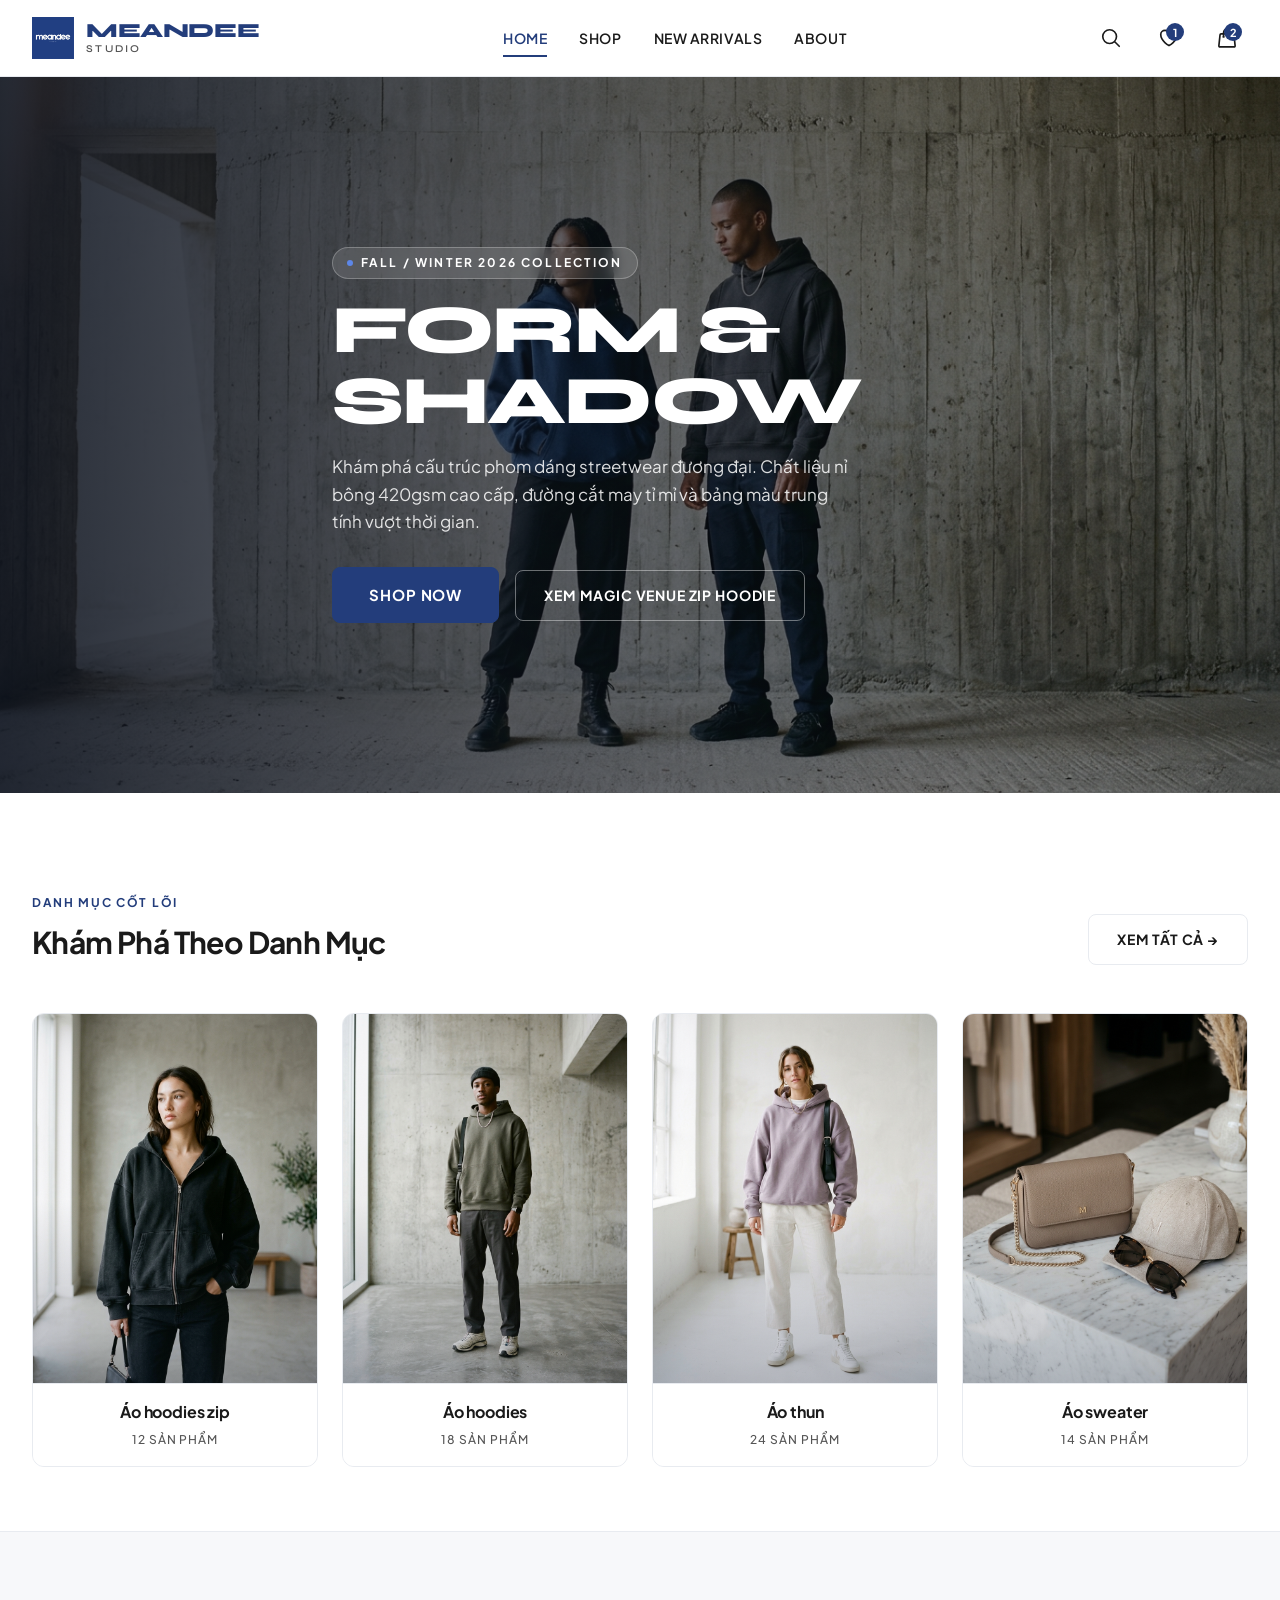
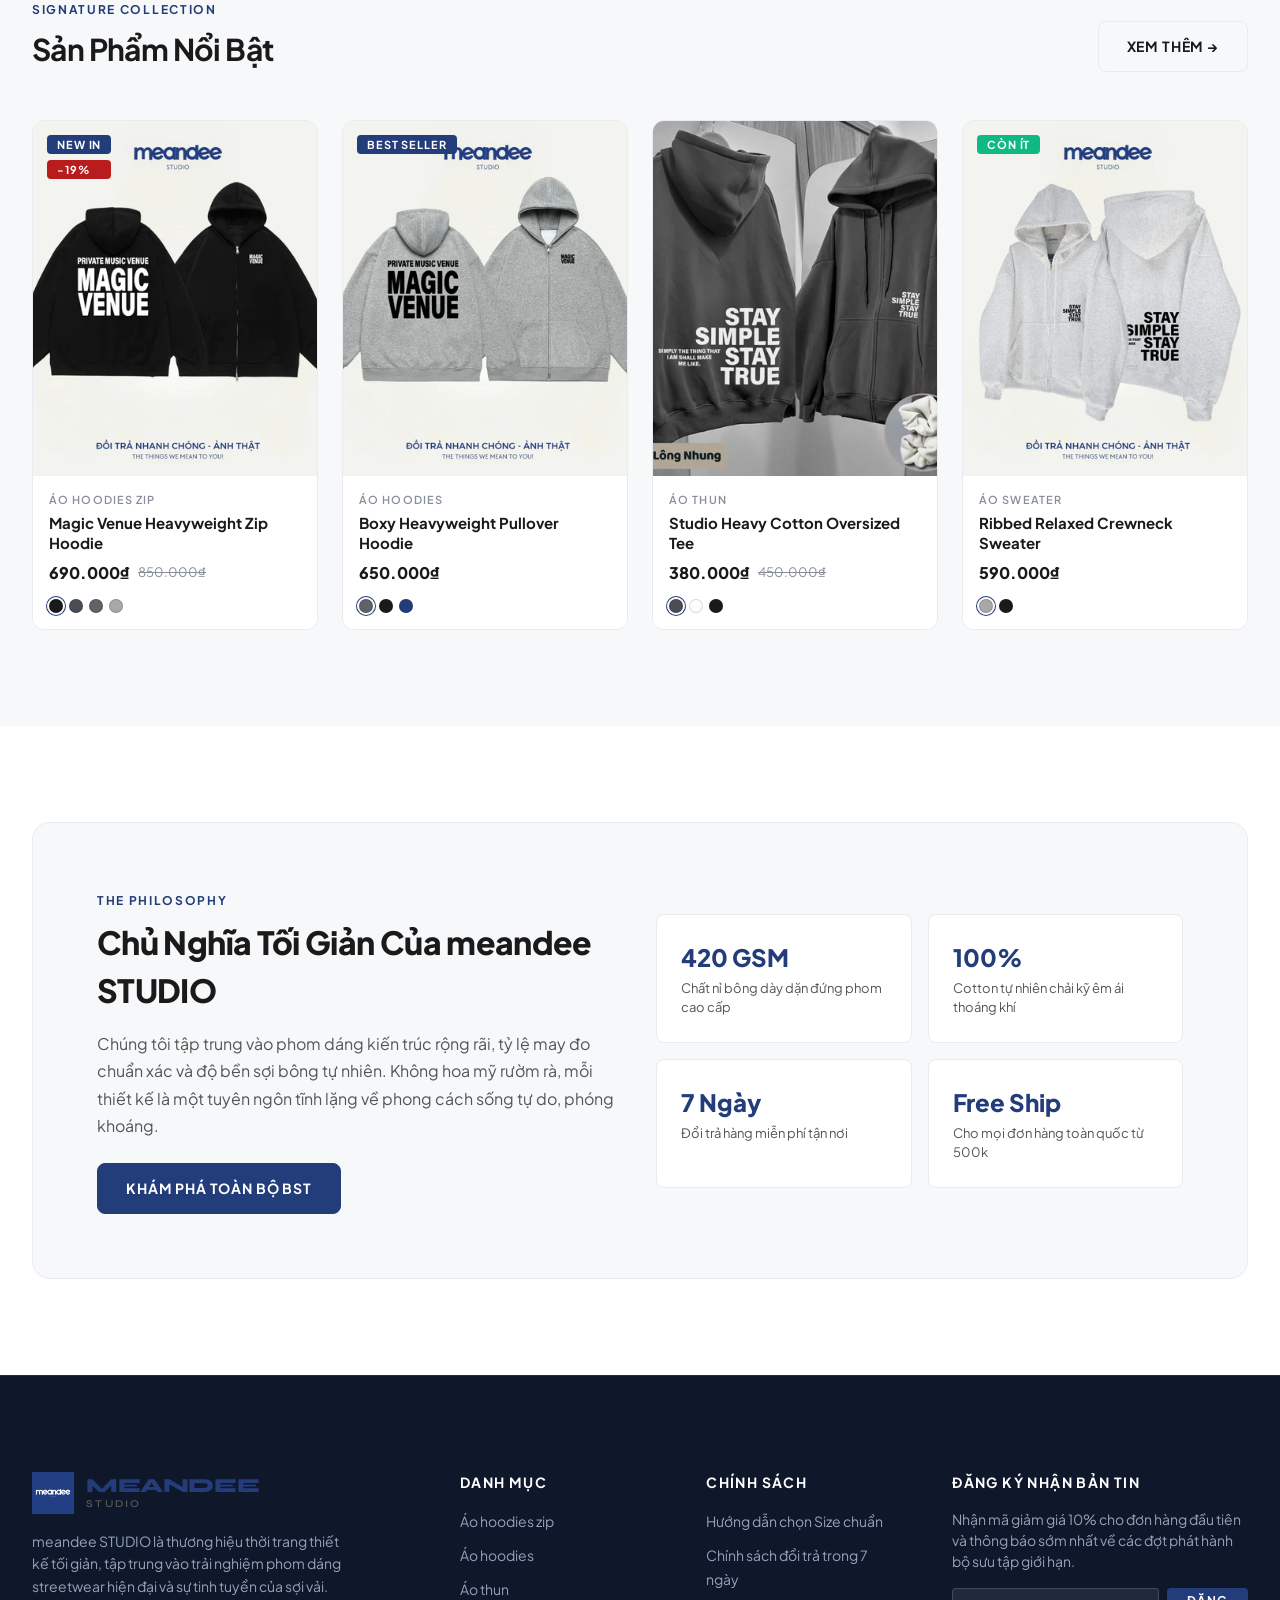
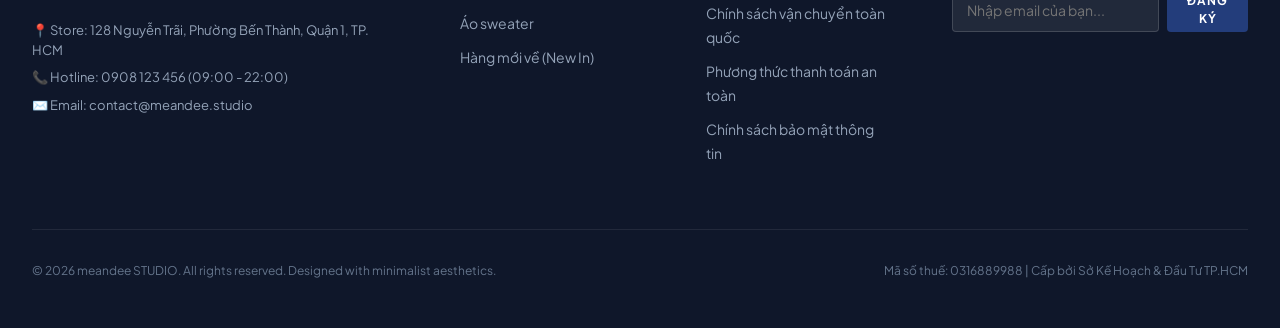
<file: index.html>
<!DOCTYPE html>
<html lang="vi">
<head>
  <meta charset="UTF-8">
  <meta name="viewport" content="width=device-width, initial-scale=1.0">
  <meta name="description" content="meandee STUDIO — Thương hiệu thời trang streetwear tối giản, đương đại. Bộ sưu tập áo hoodies zip, hoodies, áo thun và sweater cao cấp.">
  <title>meandee STUDIO — Modern Contemporary Streetwear</title>
  <link rel="stylesheet" href="styles.css">
  <link rel="icon" href="assert/logo.png" type="image/png">
</head>
<body>

  <!-- ==========================================================================
       NAVIGATION BAR
       ========================================================================== -->
  <header class="site-header" id="siteHeader">
    <div class="container nav-container">
      <!-- Left: Brand Logo -->
      <a href="index.html" class="brand-logo" id="brandLogo">
        <img src="assert/logo.png" alt="meandee STUDIO Logo">
        <div class="brand-text">
          <span class="brand-name">meandee</span>
          <span class="brand-sub">STUDIO</span>
        </div>
      </a>

      <!-- Center: Navigation Menu -->
      <nav class="nav-menu" aria-label="Main navigation">
        <a href="index.html" class="nav-link active">Home</a>
        <a href="search.html" class="nav-link">Shop</a>
        <a href="search.html?sort=newest" class="nav-link">New Arrivals</a>
        <a href="#about" class="nav-link">About</a>
      </nav>

      <!-- Right: Action Icons -->
      <div class="nav-actions">
        <!-- Search Icon -->
        <a href="search.html" class="action-btn" aria-label="Tìm kiếm sản phẩm" title="Tìm kiếm">
          <svg xmlns="http://www.w3.org/2000/svg" fill="none" viewBox="0 0 24 24" stroke="currentColor">
            <path stroke-linecap="round" stroke-linejoin="round" d="M21 21l-5.197-5.197m0 0A7.5 7.5 0 105.196 5.196a7.5 7.5 0 0010.607 10.607z"/>
          </svg>
        </a>

        <!-- Wishlist Icon -->
        <button class="action-btn" aria-label="Danh sách yêu thích" title="Yêu thích">
          <svg xmlns="http://www.w3.org/2000/svg" fill="none" viewBox="0 0 24 24" stroke="currentColor">
            <path stroke-linecap="round" stroke-linejoin="round" d="M21 8.25c0-2.485-2.099-4.5-4.688-4.5-1.935 0-3.597 1.126-4.312 2.733-.715-1.607-2.377-2.733-4.313-2.733C5.1 3.75 3 5.765 3 8.25c0 7.22 9 12 9 12s9-4.78 9-12z"/>
          </svg>
          <span class="badge-count">1</span>
        </button>

        <!-- Cart Icon -->
        <button class="action-btn" id="headerCartBtn" aria-label="Giỏ hàng" title="Giỏ hàng">
          <svg xmlns="http://www.w3.org/2000/svg" fill="none" viewBox="0 0 24 24" stroke="currentColor">
            <path stroke-linecap="round" stroke-linejoin="round" d="M15.75 10.5V6a3.75 3.75 0 10-7.5 0v4.5m11.356-1.993l1.263 12c.07.665-.45 1.243-1.119 1.243H4.25a1.125 1.125 0 01-1.12-1.243l1.264-12A1.125 1.125 0 015.513 7.5h12.974c.576 0 1.059.435 1.119 1.007zM8.625 10.5a.375.375 0 11-.75 0 .375.375 0 01.75 0zm7.5 0a.375.375 0 11-.75 0 .375.375 0 01.75 0z"/>
          </svg>
          <span class="badge-count" id="cartBadgeCount">2</span>
        </button>
      </div>
    </div>
  </header>

  <!-- ==========================================================================
       HERO BANNER / SLIDER
       ========================================================================== -->
  <section class="hero-section" id="hero">
    <div class="hero-slider-track">
      <div class="hero-slide">
        <!-- Hero Background Image -->
        <div class="hero-image-wrap">
          <img src="assert/hero-banner.jpg" alt="meandee STUDIO Autumn Winter Collection">
        </div>
        <div class="hero-overlay"></div>

        <div class="container hero-content">
          <div class="hero-tag">Fall / Winter 2026 Collection</div>
          <h1 class="hero-title">Form &amp; Shadow</h1>
          <p class="hero-description">
            Khám phá cấu trúc phom dáng streetwear đương đại. Chất liệu nỉ bông 420gsm cao cấp, đường cắt may tỉ mỉ và bảng màu trung tính vượt thời gian.
          </p>
          <div class="hero-cta-group">
            <a href="search.html" class="btn btn-primary btn-lg">Shop Now</a>
            <a href="product.html" class="btn btn-secondary" style="color: #FFFFFF; border-color: rgba(255,255,255,0.4);">
              Xem Magic Venue Zip Hoodie
            </a>
          </div>
        </div>
      </div>
    </div>
  </section>

  <!-- ==========================================================================
       QUICK CATEGORIES (4 Danh mục cốt lõi)
       ========================================================================== -->
  <section class="categories-section" id="categories">
    <div class="container">
      <div class="section-header">
        <div class="header-info">
          <span class="eyebrow">Danh mục cốt lõi</span>
          <h2 class="heading-section">Khám Phá Theo Danh Mục</h2>
        </div>
        <a href="search.html" class="btn btn-secondary">Xem Tất Cả &rarr;</a>
      </div>

      <div class="categories-grid">
        <!-- Category 1: Áo hoodies zip -->
        <a href="search.html?category=hoodie-zip" class="category-card" id="catCardHoodieZip">
          <div class="category-image-wrap">
            <img src="assert/cat-hoodie-zip.jpg" alt="Áo hoodies zip" loading="lazy">
            <div class="category-overlay"></div>
          </div>
          <div class="category-info">
            <h3 class="category-title">Áo hoodies zip</h3>
            <span class="category-count">12 Sản Phẩm</span>
          </div>
        </a>

        <!-- Category 2: Áo hoodies -->
        <a href="search.html?category=hoodie" class="category-card" id="catCardHoodie">
          <div class="category-image-wrap">
            <img src="assert/cat-hoodie.jpg" alt="Áo hoodies chui đầu" loading="lazy">
            <div class="category-overlay"></div>
          </div>
          <div class="category-info">
            <h3 class="category-title">Áo hoodies</h3>
            <span class="category-count">18 Sản Phẩm</span>
          </div>
        </a>

        <!-- Category 3: Áo thun -->
        <a href="search.html?category=tshirt" class="category-card" id="catCardTshirt">
          <div class="category-image-wrap">
            <img src="assert/cat-tshirt.jpg" alt="Áo thun oversize" loading="lazy">
            <div class="category-overlay"></div>
          </div>
          <div class="category-info">
            <h3 class="category-title">Áo thun</h3>
            <span class="category-count">24 Sản Phẩm</span>
          </div>
        </a>

        <!-- Category 4: Áo sweater -->
        <a href="search.html?category=sweater" class="category-card" id="catCardSweater">
          <div class="category-image-wrap">
            <img src="assert/cat-sweater.jpg" alt="Áo sweater len nỉ" loading="lazy">
            <div class="category-overlay"></div>
          </div>
          <div class="category-info">
            <h3 class="category-title">Áo sweater</h3>
            <span class="category-count">14 Sản Phẩm</span>
          </div>
        </a>
      </div>
    </div>
  </section>

  <!-- ==========================================================================
       FEATURED PRODUCTS (Sản phẩm nổi bật)
       ========================================================================== -->
  <section class="products-section" id="featured">
    <div class="container">
      <div class="section-header">
        <div class="header-info">
          <span class="eyebrow">Signature Collection</span>
          <h2 class="heading-section">Sản Phẩm Nổi Bật</h2>
        </div>
        <a href="search.html?sort=bestseller" class="btn btn-secondary">Xem Thêm &rarr;</a>
      </div>

      <div class="products-grid">
        <!-- Product 1: Magic Venue Zip Hoodie (PDP Flagship) -->
        <article class="product-card" id="featuredProd1">
          <div class="product-badge-group">
            <span class="product-badge badge-new">New In</span>
            <span class="product-badge badge-sale">-19%</span>
          </div>
          <div class="product-thumb-wrap">
            <img src="assert/demo-products/den.webp" alt="Magic Venue Heavyweight Zip Hoodie" id="cardImg1">
            <div class="product-quick-action">
              <a href="product.html" class="quick-view-btn">Xem Chi Tiết</a>
            </div>
          </div>
          <div class="product-details">
            <span class="product-category-meta">Áo hoodies zip</span>
            <h3 class="product-title">
              <a href="product.html">Magic Venue Heavyweight Zip Hoodie</a>
            </h3>
            <div class="product-price-row">
              <span class="product-price">690.000₫</span>
              <span class="product-price-old">850.000₫</span>
            </div>
            <!-- 4 Variant dots corresponding to the 4 demo colors -->
            <div class="swatches-row" title="4 màu có sẵn">
              <span class="color-swatch-dot active" style="background-color: #1A1A1A;" data-img="assert/demo-products/den.webp" title="Đen"></span>
              <span class="color-swatch-dot" style="background-color: #4A4D53;" data-img="assert/demo-products/xam-chi.webp" title="Xám Chì"></span>
              <span class="color-swatch-dot" style="background-color: #5F6368;" data-img="assert/demo-products/xam-dam.webp" title="Xám Đậm"></span>
              <span class="color-swatch-dot" style="background-color: #A8A8A8;" data-img="assert/demo-products/xam_tieu.webp" title="Xám Tiêu"></span>
            </div>
          </div>
        </article>

        <!-- Product 2: Boxy Heavyweight Pullover Hoodie -->
        <article class="product-card" id="featuredProd2">
          <div class="product-badge-group">
            <span class="product-badge badge-new">Best Seller</span>
          </div>
          <div class="product-thumb-wrap">
            <img src="assert/demo-products/xam-dam.webp" alt="Boxy Heavyweight Pullover Hoodie" id="cardImg2">
            <div class="product-quick-action">
              <a href="product.html" class="quick-view-btn">Xem Chi Tiết</a>
            </div>
          </div>
          <div class="product-details">
            <span class="product-category-meta">Áo hoodies</span>
            <h3 class="product-title">
              <a href="product.html">Boxy Heavyweight Pullover Hoodie</a>
            </h3>
            <div class="product-price-row">
              <span class="product-price">650.000₫</span>
            </div>
            <div class="swatches-row">
              <span class="color-swatch-dot active" style="background-color: #5F6368;" title="Xám Đậm"></span>
              <span class="color-swatch-dot" style="background-color: #1A1A1A;" title="Đen"></span>
              <span class="color-swatch-dot" style="background-color: #233D7B;" title="Navy"></span>
            </div>
          </div>
        </article>

        <!-- Product 3: Studio Oversized Heavy Tee -->
        <article class="product-card" id="featuredProd3">
          <div class="product-thumb-wrap">
            <img src="assert/demo-products/xam-chi.webp" alt="Studio Heavy Cotton Oversized Tee" id="cardImg3">
            <div class="product-quick-action">
              <a href="product.html" class="quick-view-btn">Xem Chi Tiết</a>
            </div>
          </div>
          <div class="product-details">
            <span class="product-category-meta">Áo thun</span>
            <h3 class="product-title">
              <a href="product.html">Studio Heavy Cotton Oversized Tee</a>
            </h3>
            <div class="product-price-row">
              <span class="product-price">380.000₫</span>
              <span class="product-price-old">450.000₫</span>
            </div>
            <div class="swatches-row">
              <span class="color-swatch-dot active" style="background-color: #4A4D53;" title="Xám Chì"></span>
              <span class="color-swatch-dot" style="background-color: #FFFFFF;" title="Trắng"></span>
              <span class="color-swatch-dot" style="background-color: #1A1A1A;" title="Đen"></span>
            </div>
          </div>
        </article>

        <!-- Product 4: Ribbed Relaxed Crewneck Sweater -->
        <article class="product-card" id="featuredProd4">
          <div class="product-badge-group">
            <span class="product-badge badge-stock">Còn ít</span>
          </div>
          <div class="product-thumb-wrap">
            <img src="assert/demo-products/xam_tieu.webp" alt="Ribbed Relaxed Crewneck Sweater" id="cardImg4">
            <div class="product-quick-action">
              <a href="product.html" class="quick-view-btn">Xem Chi Tiết</a>
            </div>
          </div>
          <div class="product-details">
            <span class="product-category-meta">Áo sweater</span>
            <h3 class="product-title">
              <a href="product.html">Ribbed Relaxed Crewneck Sweater</a>
            </h3>
            <div class="product-price-row">
              <span class="product-price">590.000₫</span>
            </div>
            <div class="swatches-row">
              <span class="color-swatch-dot active" style="background-color: #A8A8A8;" title="Xám Tiêu"></span>
              <span class="color-swatch-dot" style="background-color: #1A1A1A;" title="Đen"></span>
            </div>
          </div>
        </article>
      </div>
    </div>
  </section>

  <!-- ==========================================================================
       BRAND VALUE BANNER
       ========================================================================== -->
  <section class="container" style="padding-block: var(--space-4xl);" id="about">
    <div style="background-color: #F7F8FA; border: 1px solid var(--c-border); border-radius: var(--radius-lg); padding: clamp(2rem, 5vw, 4rem); display: grid; grid-template-columns: repeat(auto-fit, minmax(280px, 1fr)); gap: 2rem; align-items: center;">
      <div>
        <span class="eyebrow">The Philosophy</span>
        <h2 style="font-size: 2rem; font-weight: 800; letter-spacing: -0.02em; margin-bottom: 1rem; color: var(--c-text-primary);">
          Chủ Nghĩa Tối Giản Của meandee STUDIO
        </h2>
        <p style="color: var(--c-text-secondary); line-height: 1.7; margin-bottom: 1.5rem;">
          Chúng tôi tập trung vào phom dáng kiến trúc rộng rãi, tỷ lệ may đo chuẩn xác và độ bền sợi bông tự nhiên. Không hoa mỹ rườm rà, mỗi thiết kế là một tuyên ngôn tĩnh lặng về phong cách sống tự do, phóng khoáng.
        </p>
        <a href="search.html" class="btn btn-primary">Khám Phá Toàn Bộ BST</a>
      </div>
      <div style="display: grid; grid-template-columns: 1fr 1fr; gap: 1rem;">
        <div style="background: #fff; padding: 1.5rem; border-radius: 8px; border: 1px solid #E8EBF0;">
          <h4 style="font-size: 1.5rem; font-weight: 800; color: var(--c-primary); margin-bottom: 4px;">420 GSM</h4>
          <p style="font-size: 0.8125rem; color: var(--c-text-secondary);">Chất nỉ bông dày dặn đứng phom cao cấp</p>
        </div>
        <div style="background: #fff; padding: 1.5rem; border-radius: 8px; border: 1px solid #E8EBF0;">
          <h4 style="font-size: 1.5rem; font-weight: 800; color: var(--c-primary); margin-bottom: 4px;">100%</h4>
          <p style="font-size: 0.8125rem; color: var(--c-text-secondary);">Cotton tự nhiên chải kỹ êm ái thoáng khí</p>
        </div>
        <div style="background: #fff; padding: 1.5rem; border-radius: 8px; border: 1px solid #E8EBF0;">
          <h4 style="font-size: 1.5rem; font-weight: 800; color: var(--c-primary); margin-bottom: 4px;">7 Ngày</h4>
          <p style="font-size: 0.8125rem; color: var(--c-text-secondary);">Đổi trả hàng miễn phí tận nơi</p>
        </div>
        <div style="background: #fff; padding: 1.5rem; border-radius: 8px; border: 1px solid #E8EBF0;">
          <h4 style="font-size: 1.5rem; font-weight: 800; color: var(--c-primary); margin-bottom: 4px;">Free Ship</h4>
          <p style="font-size: 0.8125rem; color: var(--c-text-secondary);">Cho mọi đơn hàng toàn quốc từ 500k</p>
        </div>
      </div>
    </div>
  </section>

  <!-- ==========================================================================
       FOOTER
       ========================================================================== -->
  <footer class="site-footer">
    <div class="container">
      <div class="footer-grid">
        <!-- Col 1: Brand Info -->
        <div class="footer-brand">
          <a href="index.html" class="brand-logo">
            <img src="assert/logo.png" alt="meandee STUDIO Logo">
            <div class="brand-text">
              <span class="brand-name">meandee</span>
              <span class="brand-sub">STUDIO</span>
            </div>
          </a>
          <p class="footer-brand-bio">
            meandee STUDIO là thương hiệu thời trang thiết kế tối giản, tập trung vào trải nghiệm phom dáng streetwear hiện đại và sự tinh tuyển của sợi vải.
          </p>
          <div class="footer-contacts-list">
            <span>📍 Store: 128 Nguyễn Trãi, Phường Bến Thành, Quận 1, TP. HCM</span>
            <span>📞 Hotline: 0908 123 456 (09:00 - 22:00)</span>
            <span>✉️ Email: contact@meandee.studio</span>
          </div>
        </div>

        <!-- Col 2: Navigation Links -->
        <div>
          <h4 class="footer-col-title">Danh Mục</h4>
          <ul class="footer-links-list">
            <li><a href="search.html?category=hoodie-zip">Áo hoodies zip</a></li>
            <li><a href="search.html?category=hoodie">Áo hoodies</a></li>
            <li><a href="search.html?category=tshirt">Áo thun</a></li>
            <li><a href="search.html?category=sweater">Áo sweater</a></li>
            <li><a href="search.html?sort=newest">Hàng mới về (New In)</a></li>
          </ul>
        </div>

        <!-- Col 3: Customer Care -->
        <div>
          <h4 class="footer-col-title">Chính Sách</h4>
          <ul class="footer-links-list">
            <li><a href="#">Hướng dẫn chọn Size chuẩn</a></li>
            <li><a href="#">Chính sách đổi trả trong 7 ngày</a></li>
            <li><a href="#">Chính sách vận chuyển toàn quốc</a></li>
            <li><a href="#">Phương thức thanh toán an toàn</a></li>
            <li><a href="#">Chính sách bảo mật thông tin</a></li>
          </ul>
        </div>

        <!-- Col 4: Newsletter -->
        <div>
          <h4 class="footer-col-title">Đăng Ký Nhận Bản Tin</h4>
          <p class="footer-newsletter-text">
            Nhận mã giảm giá 10% cho đơn hàng đầu tiên và thông báo sớm nhất về các đợt phát hành bộ sưu tập giới hạn.
          </p>
          <form class="footer-newsletter-form" id="newsletterForm" onsubmit="event.preventDefault(); window.showToast('Cảm ơn bạn đã đăng ký nhận tin từ meandee STUDIO!');">
            <input type="email" class="newsletter-input" placeholder="Nhập email của bạn..." required>
            <button type="submit" class="btn-newsletter">Đăng Ký</button>
          </form>
        </div>
      </div>

      <!-- Footer Bottom -->
      <div class="footer-bottom-bar">
        <span>&copy; 2026 meandee STUDIO. All rights reserved. Designed with minimalist aesthetics.</span>
        <span>Mã số thuế: 0316889988 | Cấp bởi Sở Kế Hoạch &amp; Đầu Tư TP.HCM</span>
      </div>
    </div>
  </footer>

  <!-- Toast Notification element -->
  <div class="toast-notification" id="toastNotification">
    <svg class="toast-icon" xmlns="http://www.w3.org/2000/svg" fill="none" viewBox="0 0 24 24" stroke="currentColor">
      <path stroke-linecap="round" stroke-linejoin="round" stroke-width="2" d="M5 13l4 4L19 7" />
    </svg>
    <span class="toast-text" id="toastMessage">Đã thêm vào giỏ hàng!</span>
  </div>

  <script src="main.js"></script>
</body>
</html>
</file>
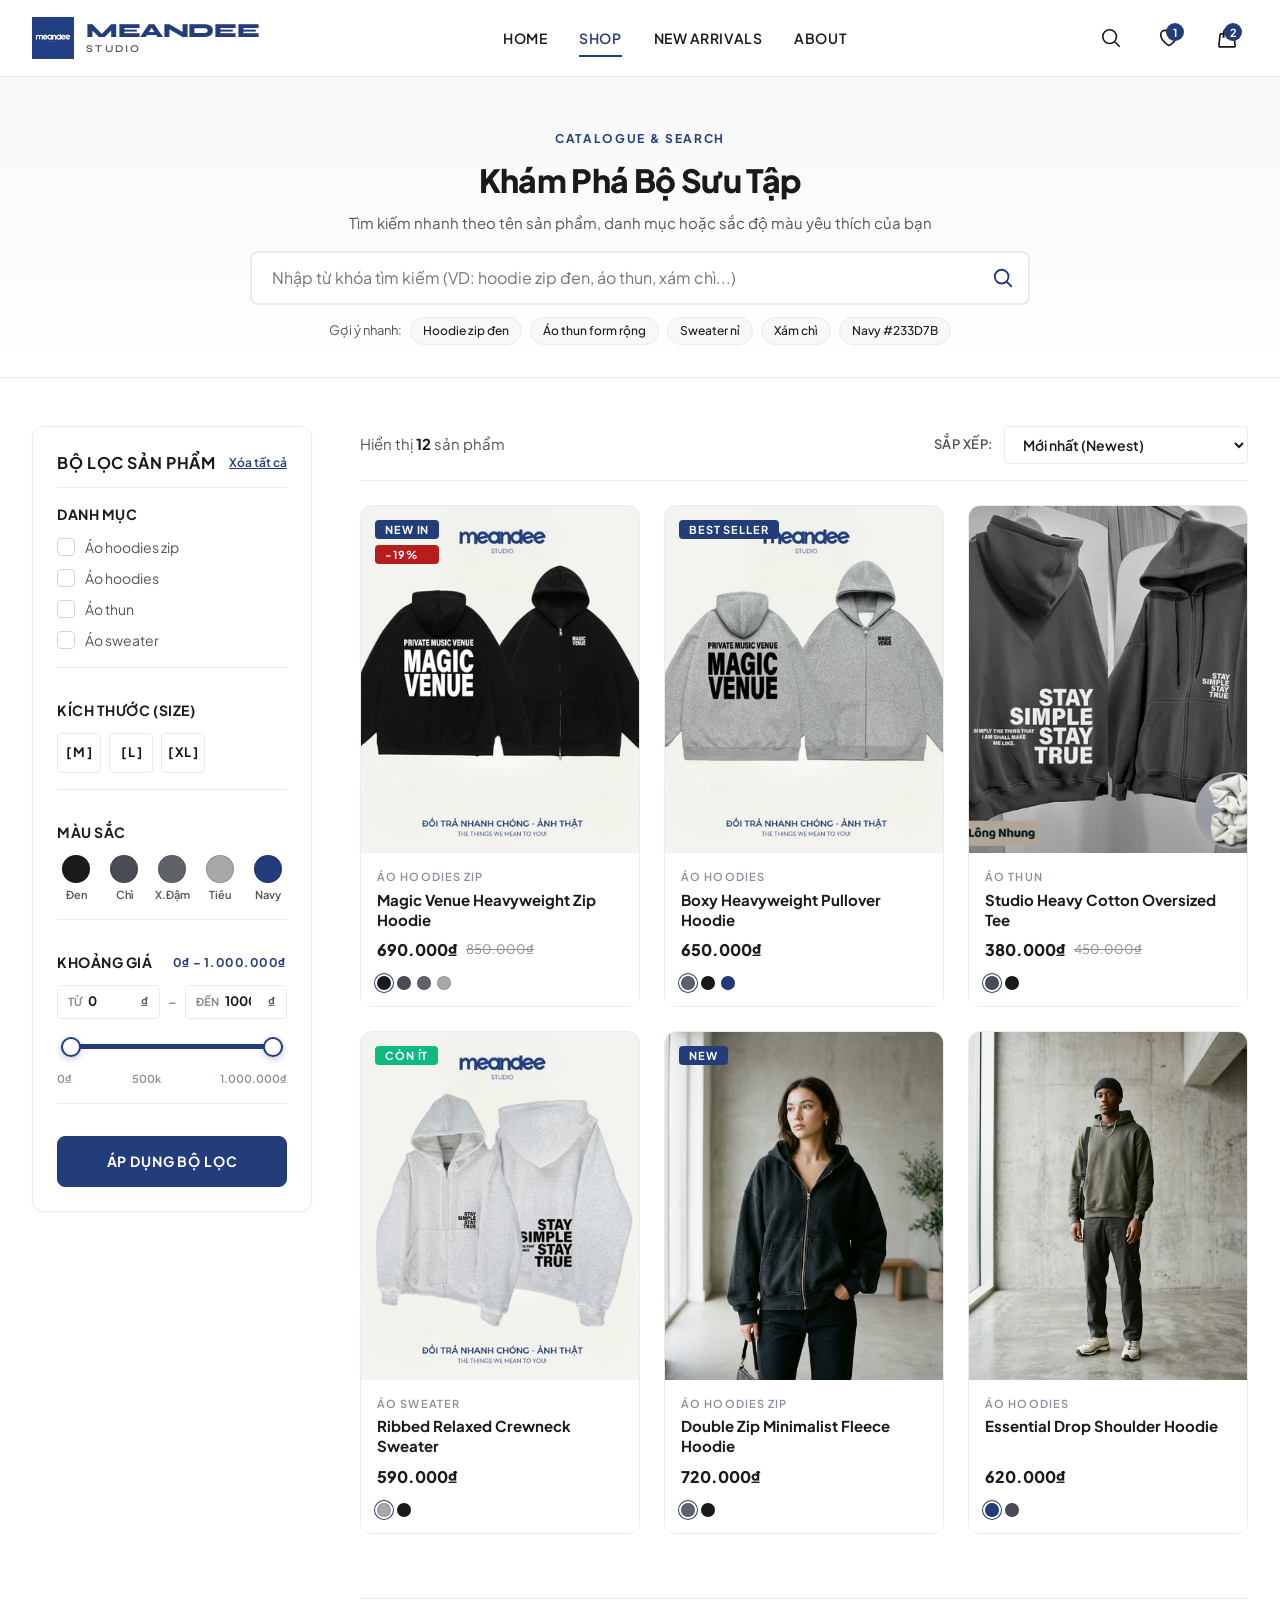
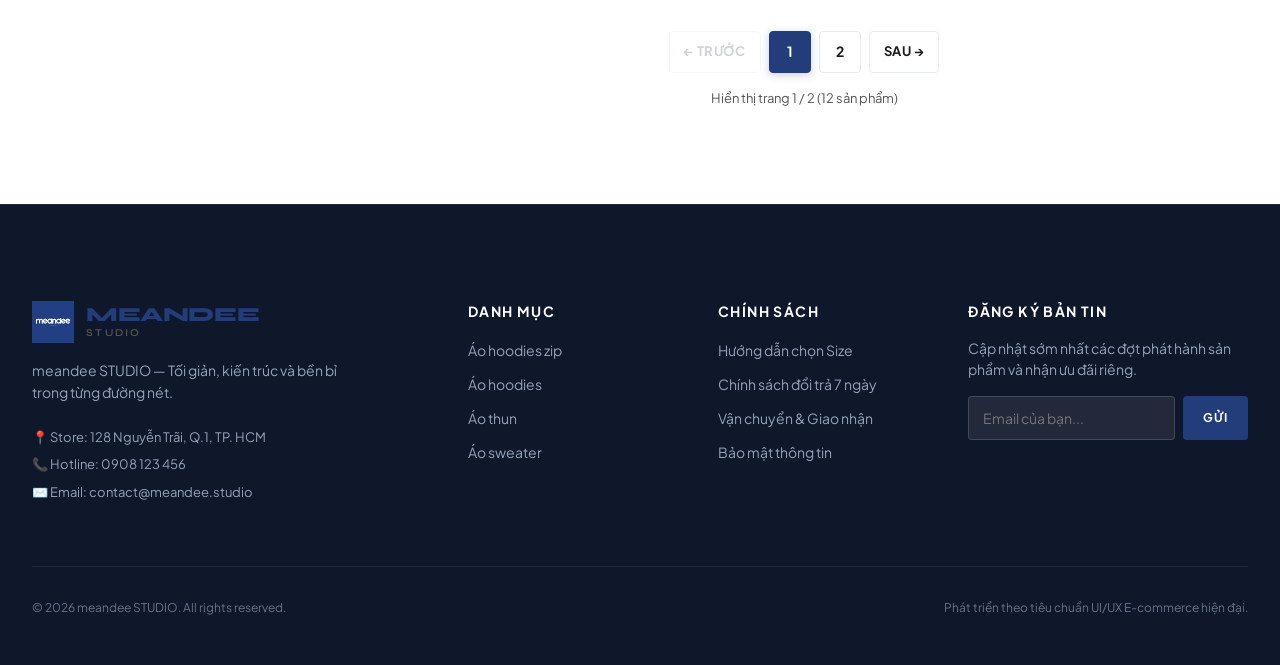
<file: search.html>
<!DOCTYPE html>
<html lang="vi">
<head>
  <meta charset="UTF-8">
  <meta name="viewport" content="width=device-width, initial-scale=1.0">
  <meta name="description" content="Tìm kiếm và lọc các sản phẩm áo hoodies zip, hoodies, áo thun và sweater thời trang cao cấp từ meandee STUDIO.">
  <title>Cửa Hàng &amp; Tìm Kiếm Sản Phẩm — meandee STUDIO</title>
  <link rel="stylesheet" href="styles.css">
  <link rel="icon" href="assert/logo.png" type="image/png">
</head>
<body>

  <!-- ==========================================================================
       NAVIGATION BAR
       ========================================================================== -->
  <header class="site-header" id="siteHeader">
    <div class="container nav-container">
      <a href="index.html" class="brand-logo" id="brandLogo">
        <img src="assert/logo.png" alt="meandee STUDIO Logo">
        <div class="brand-text">
          <span class="brand-name">meandee</span>
          <span class="brand-sub">STUDIO</span>
        </div>
      </a>

      <nav class="nav-menu" aria-label="Main navigation">
        <a href="index.html" class="nav-link">Home</a>
        <a href="search.html" class="nav-link active">Shop</a>
        <a href="search.html?sort=newest" class="nav-link">New Arrivals</a>
        <a href="index.html#about" class="nav-link">About</a>
      </nav>

      <div class="nav-actions">
        <a href="search.html" class="action-btn" aria-label="Tìm kiếm sản phẩm">
          <svg xmlns="http://www.w3.org/2000/svg" fill="none" viewBox="0 0 24 24" stroke="currentColor">
            <path stroke-linecap="round" stroke-linejoin="round" d="M21 21l-5.197-5.197m0 0A7.5 7.5 0 105.196 5.196a7.5 7.5 0 0010.607 10.607z"/>
          </svg>
        </a>
        <button class="action-btn" aria-label="Danh sách yêu thích">
          <svg xmlns="http://www.w3.org/2000/svg" fill="none" viewBox="0 0 24 24" stroke="currentColor">
            <path stroke-linecap="round" stroke-linejoin="round" d="M21 8.25c0-2.485-2.099-4.5-4.688-4.5-1.935 0-3.597 1.126-4.312 2.733-.715-1.607-2.377-2.733-4.313-2.733C5.1 3.75 3 5.765 3 8.25c0 7.22 9 12 9 12s9-4.78 9-12z"/>
          </svg>
          <span class="badge-count">1</span>
        </button>
        <button class="action-btn" id="headerCartBtn" aria-label="Giỏ hàng">
          <svg xmlns="http://www.w3.org/2000/svg" fill="none" viewBox="0 0 24 24" stroke="currentColor">
            <path stroke-linecap="round" stroke-linejoin="round" d="M15.75 10.5V6a3.75 3.75 0 10-7.5 0v4.5m11.356-1.993l1.263 12c.07.665-.45 1.243-1.119 1.243H4.25a1.125 1.125 0 01-1.12-1.243l1.264-12A1.125 1.125 0 015.513 7.5h12.974c.576 0 1.059.435 1.119 1.007zM8.625 10.5a.375.375 0 11-.75 0 .375.375 0 01.75 0zm7.5 0a.375.375 0 11-.75 0 .375.375 0 01.75 0z"/>
          </svg>
          <span class="badge-count" id="cartBadgeCount">2</span>
        </button>
      </div>
    </div>
  </header>

  <!-- ==========================================================================
       SEARCH HEADER SECTION
       ========================================================================== -->
  <section class="search-header-section">
    <div class="container">
      <div class="search-bar-wrap">
        <span class="eyebrow">Catalogue &amp; Search</span>
        <h1 class="search-title">Khám Phá Bộ Sưu Tập</h1>
        <p class="text-muted" style="font-size: 0.9375rem;">
          Tìm kiếm nhanh theo tên sản phẩm, danh mục hoặc sắc độ màu yêu thích của bạn
        </p>

        <!-- Big Search Bar -->
        <div class="search-input-box">
          <input type="text" id="mainSearchInput" placeholder="Nhập từ khóa tìm kiếm (VD: hoodie zip đen, áo thun, xám chì...)" autocomplete="off">
          <button type="button" class="search-submit" id="searchSubmitBtn" aria-label="Tìm kiếm">
            <svg xmlns="http://www.w3.org/2000/svg" fill="none" viewBox="0 0 24 24" stroke="currentColor" width="22" height="22">
              <path stroke-linecap="round" stroke-linejoin="round" stroke-width="2" d="M21 21l-5.197-5.197m0 0A7.5 7.5 0 105.196 5.196a7.5 7.5 0 0010.607 10.607z"/>
            </svg>
          </button>
        </div>

        <!-- Keyword Auto-Suggestions -->
        <div class="search-suggest-tags">
          <span>Gợi ý nhanh:</span>
          <button type="button" class="suggest-tag" data-query="Hoodie zip đen">Hoodie zip đen</button>
          <button type="button" class="suggest-tag" data-query="Áo thun form rộng">Áo thun form rộng</button>
          <button type="button" class="suggest-tag" data-query="Sweater nỉ">Sweater nỉ</button>
          <button type="button" class="suggest-tag" data-query="Xám chì">Xám chì</button>
          <button type="button" class="suggest-tag" data-query="Navy">Navy #233D7B</button>
        </div>
      </div>
    </div>
  </section>

  <!-- ==========================================================================
       MAIN LISTING LAYOUT (Sidebar Filters + Products Grid)
       ========================================================================== -->
  <main class="container">
    <div class="listing-layout">
      <!-- Left Sidebar: Filters Panel -->
      <aside class="filters-sidebar" id="filtersSidebar">
        <div class="filter-header-bar">
          <h2 class="filter-main-title">Bộ Lọc Sản Phẩm</h2>
          <button type="button" class="btn-reset-filters" id="btnResetFilters">Xóa tất cả</button>
        </div>

        <!-- Filter 1: Categories (4 danh mục cốt lõi) -->
        <div class="filter-group">
          <h3 class="filter-group-title">Danh Mục</h3>
          <div class="filter-category-list">
            <label class="filter-checkbox-item">
              <input type="checkbox" name="category" value="hoodie-zip" id="filterCatZip">
              <span>Áo hoodies zip</span>
            </label>
            <label class="filter-checkbox-item">
              <input type="checkbox" name="category" value="hoodie" id="filterCatHoodie">
              <span>Áo hoodies</span>
            </label>
            <label class="filter-checkbox-item">
              <input type="checkbox" name="category" value="tshirt" id="filterCatTshirt">
              <span>Áo thun</span>
            </label>
            <label class="filter-checkbox-item">
              <input type="checkbox" name="category" value="sweater" id="filterCatSweater">
              <span>Áo sweater</span>
            </label>
          </div>
        </div>

        <!-- Filter 2: Size Variant Selection -->
        <div class="filter-group">
          <h3 class="filter-group-title">Kích Thước (Size)</h3>
          <div class="size-buttons-group">
            <button type="button" class="size-filter-btn" data-size="M">[ M ]</button>
            <button type="button" class="size-filter-btn" data-size="L">[ L ]</button>
            <button type="button" class="size-filter-btn" data-size="XL">[ XL ]</button>
          </div>
        </div>

        <!-- Filter 3: Color Swatches -->
        <div class="filter-group">
          <h3 class="filter-group-title">Màu Sắc</h3>
          <div class="filter-colors-grid">
            <div class="filter-color-option" data-color="den" title="Đen">
              <span class="filter-color-ball" style="background-color: #1A1A1A;"></span>
              <span class="filter-color-label">Đen</span>
            </div>
            <div class="filter-color-option" data-color="xam-chi" title="Xám Chì">
              <span class="filter-color-ball" style="background-color: #4A4D53;"></span>
              <span class="filter-color-label">Chì</span>
            </div>
            <div class="filter-color-option" data-color="xam-dam" title="Xám Đậm">
              <span class="filter-color-ball" style="background-color: #5F6368;"></span>
              <span class="filter-color-label">X.Đậm</span>
            </div>
            <div class="filter-color-option" data-color="xam-tieu" title="Xám Tiêu">
              <span class="filter-color-ball" style="background-color: #A8A8A8;"></span>
              <span class="filter-color-label">Tiêu</span>
            </div>
            <div class="filter-color-option" data-color="navy" title="Xanh Navy">
              <span class="filter-color-ball" style="background-color: #233D7B;"></span>
              <span class="filter-color-label">Navy</span>
            </div>
          </div>
        </div>

        <!-- Filter 4: Price Range Dual Slider & Direct Input -->
        <div class="filter-group">
          <div class="filter-group-title">
            <span>Khoảng Giá</span>
            <span id="priceRangeDisplay" style="font-size: 0.75rem; color: var(--c-primary); font-weight: 700;">0₫ – 1.000.000₫</span>
          </div>
          
          <div class="price-slider-wrap">
            <!-- Direct Min & Max Input -->
            <div class="price-inputs-row">
              <div class="price-input-box">
                <label for="priceInputMin">Từ</label>
                <input type="number" id="priceInputMin" min="0" max="1000000" step="10000" value="0" aria-label="Giá thấp nhất">
                <span class="price-input-unit">₫</span>
              </div>
              <span class="price-input-separator">–</span>
              <div class="price-input-box">
                <label for="priceInputMax">Đến</label>
                <input type="number" id="priceInputMax" min="0" max="1000000" step="10000" value="1000000" aria-label="Giá cao nhất">
                <span class="price-input-unit">₫</span>
              </div>
            </div>

            <!-- Dual Range Sliders (Draggable) -->
            <div class="dual-slider-track-wrap">
              <div class="slider-track-base"></div>
              <div class="slider-track-fill" id="sliderTrackFill" style="left: 0%; right: 0%;"></div>
              <input type="range" class="range-input-slider" id="priceSliderMin" min="0" max="1000000" step="10000" value="0" aria-label="Thanh trượt giá tối thiểu">
              <input type="range" class="range-input-slider" id="priceSliderMax" min="0" max="1000000" step="10000" value="1000000" aria-label="Thanh trượt giá tối đa">
            </div>

            <div class="price-slider-labels">
              <span>0₫</span>
              <span>500k</span>
              <span>1.000.000₫</span>
            </div>
          </div>
        </div>

        <!-- Filter CTA -->
        <div style="margin-top: 1.5rem; display: flex; flex-direction: column; gap: 8px;">
          <button type="button" class="btn btn-primary btn-block" id="btnApplyFilters">Áp Dụng Bộ Lọc</button>
        </div>
      </aside>

      <!-- Right Column: Product Results Grid -->
      <section class="results-container">
        <!-- Results Header Bar -->
        <div class="listing-results-header">
          <div class="results-count" id="resultsCount">
            Hiển thị <strong id="countNum">12</strong> sản phẩm
          </div>
          <div class="sort-select-wrap">
            <label for="sortDropdown" class="sort-label">Sắp xếp:</label>
            <select id="sortDropdown" class="sort-select">
              <option value="default">Mới nhất (Newest)</option>
              <option value="bestseller">Bán chạy nhất (Best Seller)</option>
              <option value="price-asc">Giá: Thấp đến Cao</option>
              <option value="price-desc">Giá: Cao đến Thấp</option>
            </select>
          </div>
        </div>

        <!-- Products Grid (Interactive Cards) -->
        <div class="listing-grid" id="listingGrid">
          
          <!-- Product Item 1: Magic Venue Zip Hoodie (Flagship PDP) -->
          <article class="product-card" data-category="hoodie-zip" data-price="690000" data-sizes="M,L,XL" data-colors="den,xam-chi,xam-dam,xam-tieu" data-bestseller="true" data-name="magic venue heavyweight zip hoodie">
            <div class="product-badge-group">
              <span class="product-badge badge-new">New In</span>
              <span class="product-badge badge-sale">-19%</span>
            </div>
            <div class="product-thumb-wrap">
              <img src="assert/demo-products/den.webp" alt="Magic Venue Heavyweight Zip Hoodie" class="listing-card-img" data-default="assert/demo-products/den.webp">
              <div class="product-quick-action">
                <a href="product.html" class="quick-view-btn">Xem Chi Tiết</a>
              </div>
            </div>
            <div class="product-details">
              <span class="product-category-meta">Áo hoodies zip</span>
              <h3 class="product-title">
                <a href="product.html">Magic Venue Heavyweight Zip Hoodie</a>
              </h3>
              <div class="product-price-row">
                <span class="product-price">690.000₫</span>
                <span class="product-price-old">850.000₫</span>
              </div>
              <div class="swatches-row">
                <span class="color-swatch-dot active" style="background-color: #1A1A1A;" data-img="assert/demo-products/den.webp" title="Đen"></span>
                <span class="color-swatch-dot" style="background-color: #4A4D53;" data-img="assert/demo-products/xam-chi.webp" title="Xám Chì"></span>
                <span class="color-swatch-dot" style="background-color: #5F6368;" data-img="assert/demo-products/xam-dam.webp" title="Xám Đậm"></span>
                <span class="color-swatch-dot" style="background-color: #A8A8A8;" data-img="assert/demo-products/xam_tieu.webp" title="Xám Tiêu"></span>
              </div>
            </div>
          </article>

          <!-- Product Item 2: Boxy Heavyweight Pullover Hoodie -->
          <article class="product-card" data-category="hoodie" data-price="650000" data-sizes="M,L,XL" data-colors="xam-dam,den,navy" data-bestseller="true" data-name="boxy heavyweight pullover hoodie">
            <div class="product-badge-group">
              <span class="product-badge badge-new">Best Seller</span>
            </div>
            <div class="product-thumb-wrap">
              <img src="assert/demo-products/xam-dam.webp" alt="Boxy Heavyweight Pullover Hoodie" class="listing-card-img" data-default="assert/demo-products/xam-dam.webp">
              <div class="product-quick-action">
                <a href="product.html" class="quick-view-btn">Xem Chi Tiết</a>
              </div>
            </div>
            <div class="product-details">
              <span class="product-category-meta">Áo hoodies</span>
              <h3 class="product-title">
                <a href="product.html">Boxy Heavyweight Pullover Hoodie</a>
              </h3>
              <div class="product-price-row">
                <span class="product-price">650.000₫</span>
              </div>
              <div class="swatches-row">
                <span class="color-swatch-dot active" style="background-color: #5F6368;" title="Xám Đậm"></span>
                <span class="color-swatch-dot" style="background-color: #1A1A1A;" title="Đen"></span>
                <span class="color-swatch-dot" style="background-color: #233D7B;" title="Navy"></span>
              </div>
            </div>
          </article>

          <!-- Product Item 3: Studio Heavy Cotton Oversized Tee -->
          <article class="product-card" data-category="tshirt" data-price="380000" data-sizes="M,L" data-colors="xam-chi,den" data-bestseller="false" data-name="studio heavy cotton oversized tee">
            <div class="product-thumb-wrap">
              <img src="assert/demo-products/xam-chi.webp" alt="Studio Heavy Cotton Oversized Tee" class="listing-card-img" data-default="assert/demo-products/xam-chi.webp">
              <div class="product-quick-action">
                <a href="product.html" class="quick-view-btn">Xem Chi Tiết</a>
              </div>
            </div>
            <div class="product-details">
              <span class="product-category-meta">Áo thun</span>
              <h3 class="product-title">
                <a href="product.html">Studio Heavy Cotton Oversized Tee</a>
              </h3>
              <div class="product-price-row">
                <span class="product-price">380.000₫</span>
                <span class="product-price-old">450.000₫</span>
              </div>
              <div class="swatches-row">
                <span class="color-swatch-dot active" style="background-color: #4A4D53;" title="Xám Chì"></span>
                <span class="color-swatch-dot" style="background-color: #1A1A1A;" title="Đen"></span>
              </div>
            </div>
          </article>

          <!-- Product Item 4: Ribbed Relaxed Crewneck Sweater -->
          <article class="product-card" data-category="sweater" data-price="590000" data-sizes="M,L,XL" data-colors="xam-tieu,den" data-bestseller="false" data-name="ribbed relaxed crewneck sweater">
            <div class="product-badge-group">
              <span class="product-badge badge-stock">Còn ít</span>
            </div>
            <div class="product-thumb-wrap">
              <img src="assert/demo-products/xam_tieu.webp" alt="Ribbed Relaxed Crewneck Sweater" class="listing-card-img" data-default="assert/demo-products/xam_tieu.webp">
              <div class="product-quick-action">
                <a href="product.html" class="quick-view-btn">Xem Chi Tiết</a>
              </div>
            </div>
            <div class="product-details">
              <span class="product-category-meta">Áo sweater</span>
              <h3 class="product-title">
                <a href="product.html">Ribbed Relaxed Crewneck Sweater</a>
              </h3>
              <div class="product-price-row">
                <span class="product-price">590.000₫</span>
              </div>
              <div class="swatches-row">
                <span class="color-swatch-dot active" style="background-color: #A8A8A8;" title="Xám Tiêu"></span>
                <span class="color-swatch-dot" style="background-color: #1A1A1A;" title="Đen"></span>
              </div>
            </div>
          </article>

          <!-- Product Item 5: Double Zip Minimalist Fleece Hoodie -->
          <article class="product-card" data-category="hoodie-zip" data-price="720000" data-sizes="L,XL" data-colors="xam-dam,den" data-bestseller="true" data-name="double zip minimalist fleece hoodie">
            <div class="product-badge-group">
              <span class="product-badge badge-new">New</span>
            </div>
            <div class="product-thumb-wrap">
              <img src="assert/cat-hoodie-zip.jpg" alt="Double Zip Minimalist Fleece Hoodie" class="listing-card-img" data-default="assert/cat-hoodie-zip.jpg">
              <div class="product-quick-action">
                <a href="product.html" class="quick-view-btn">Xem Chi Tiết</a>
              </div>
            </div>
            <div class="product-details">
              <span class="product-category-meta">Áo hoodies zip</span>
              <h3 class="product-title">
                <a href="product.html">Double Zip Minimalist Fleece Hoodie</a>
              </h3>
              <div class="product-price-row">
                <span class="product-price">720.000₫</span>
              </div>
              <div class="swatches-row">
                <span class="color-swatch-dot active" style="background-color: #5F6368;" title="Xám Đậm"></span>
                <span class="color-swatch-dot" style="background-color: #1A1A1A;" title="Đen"></span>
              </div>
            </div>
          </article>

          <!-- Product Item 6: Essential Drop Shoulder Hoodie -->
          <article class="product-card" data-category="hoodie" data-price="620000" data-sizes="M,L,XL" data-colors="navy,xam-chi" data-bestseller="false" data-name="essential drop shoulder hoodie navy">
            <div class="product-thumb-wrap">
              <img src="assert/cat-hoodie.jpg" alt="Essential Drop Shoulder Hoodie" class="listing-card-img" data-default="assert/cat-hoodie.jpg">
              <div class="product-quick-action">
                <a href="product.html" class="quick-view-btn">Xem Chi Tiết</a>
              </div>
            </div>
            <div class="product-details">
              <span class="product-category-meta">Áo hoodies</span>
              <h3 class="product-title">
                <a href="product.html">Essential Drop Shoulder Hoodie</a>
              </h3>
              <div class="product-price-row">
                <span class="product-price">620.000₫</span>
              </div>
              <div class="swatches-row">
                <span class="color-swatch-dot active" style="background-color: #233D7B;" title="Navy"></span>
                <span class="color-swatch-dot" style="background-color: #4A4D53;" title="Xám Chì"></span>
              </div>
            </div>
          </article>

          <!-- Product Item 7: Vintage Washed Graphic Tee -->
          <article class="product-card" data-category="tshirt" data-price="350000" data-sizes="M,L" data-colors="den,xam-tieu" data-bestseller="false" data-name="vintage washed graphic tee">
            <div class="product-thumb-wrap">
              <img src="assert/cat-tshirt.jpg" alt="Vintage Washed Graphic Tee" class="listing-card-img" data-default="assert/cat-tshirt.jpg">
              <div class="product-quick-action">
                <a href="product.html" class="quick-view-btn">Xem Chi Tiết</a>
              </div>
            </div>
            <div class="product-details">
              <span class="product-category-meta">Áo thun</span>
              <h3 class="product-title">
                <a href="product.html">Vintage Washed Studio Graphic Tee</a>
              </h3>
              <div class="product-price-row">
                <span class="product-price">350.000₫</span>
              </div>
              <div class="swatches-row">
                <span class="color-swatch-dot active" style="background-color: #1A1A1A;" title="Đen"></span>
                <span class="color-swatch-dot" style="background-color: #A8A8A8;" title="Xám Tiêu"></span>
              </div>
            </div>
          </article>

          <!-- Product Item 8: Architectural Mockneck Sweater -->
          <article class="product-card" data-category="sweater" data-price="680000" data-sizes="M,L,XL" data-colors="xam-chi,navy" data-bestseller="true" data-name="architectural mockneck sweater">
            <div class="product-badge-group">
              <span class="product-badge badge-new">New</span>
            </div>
            <div class="product-thumb-wrap">
              <img src="assert/cat-sweater.jpg" alt="Architectural Mockneck Sweater" class="listing-card-img" data-default="assert/cat-sweater.jpg">
              <div class="product-quick-action">
                <a href="product.html" class="quick-view-btn">Xem Chi Tiết</a>
              </div>
            </div>
            <div class="product-details">
              <span class="product-category-meta">Áo sweater</span>
              <h3 class="product-title">
                <a href="product.html">Architectural Mockneck Sweater</a>
              </h3>
              <div class="product-price-row">
                <span class="product-price">680.000₫</span>
              </div>
              <div class="swatches-row">
                <span class="color-swatch-dot active" style="background-color: #4A4D53;" title="Xám Chì"></span>
                <span class="color-swatch-dot" style="background-color: #233D7B;" title="Navy"></span>
              </div>
            </div>
          </article>

          <!-- Product Item 9: Urban Tech Full-Zip Hoodie -->
          <article class="product-card" data-category="hoodie-zip" data-price="750000" data-sizes="M,L,XL" data-colors="den,navy" data-bestseller="false" data-name="urban tech full zip hoodie">
            <div class="product-badge-group">
              <span class="product-badge badge-new">Premium</span>
            </div>
            <div class="product-thumb-wrap">
              <img src="assert/demo-products/den.webp" alt="Urban Tech Full-Zip Hoodie" class="listing-card-img" data-default="assert/demo-products/den.webp">
              <div class="product-quick-action">
                <a href="product.html" class="quick-view-btn">Xem Chi Tiết</a>
              </div>
            </div>
            <div class="product-details">
              <span class="product-category-meta">Áo hoodies zip</span>
              <h3 class="product-title">
                <a href="product.html">Urban Tech Full-Zip Hoodie</a>
              </h3>
              <div class="product-price-row">
                <span class="product-price">750.000₫</span>
              </div>
              <div class="swatches-row">
                <span class="color-swatch-dot active" style="background-color: #1A1A1A;" title="Đen"></span>
                <span class="color-swatch-dot" style="background-color: #233D7B;" title="Navy"></span>
              </div>
            </div>
          </article>

          <!-- Product Item 10: Heavy Weight Raglan Hoodie -->
          <article class="product-card" data-category="hoodie" data-price="670000" data-sizes="M,L" data-colors="xam-tieu,den" data-bestseller="true" data-name="heavy weight raglan hoodie">
            <div class="product-badge-group">
              <span class="product-badge badge-sale">-15%</span>
            </div>
            <div class="product-thumb-wrap">
              <img src="assert/demo-products/xam_tieu.webp" alt="Heavy Weight Raglan Hoodie" class="listing-card-img" data-default="assert/demo-products/xam_tieu.webp">
              <div class="product-quick-action">
                <a href="product.html" class="quick-view-btn">Xem Chi Tiết</a>
              </div>
            </div>
            <div class="product-details">
              <span class="product-category-meta">Áo hoodies</span>
              <h3 class="product-title">
                <a href="product.html">Heavy Weight Raglan Hoodie</a>
              </h3>
              <div class="product-price-row">
                <span class="product-price">670.000₫</span>
                <span class="product-price-old">790.000₫</span>
              </div>
              <div class="swatches-row">
                <span class="color-swatch-dot active" style="background-color: #A8A8A8;" title="Xám Tiêu"></span>
                <span class="color-swatch-dot" style="background-color: #1A1A1A;" title="Đen"></span>
              </div>
            </div>
          </article>

          <!-- Product Item 11: Minimal Boxy Pocket T-Shirt -->
          <article class="product-card" data-category="tshirt" data-price="390000" data-sizes="M,L,XL" data-colors="den,xam-dam,navy" data-bestseller="false" data-name="minimal boxy pocket t shirt">
            <div class="product-thumb-wrap">
              <img src="assert/demo-products/xam-dam.webp" alt="Minimal Boxy Pocket T-Shirt" class="listing-card-img" data-default="assert/demo-products/xam-dam.webp">
              <div class="product-quick-action">
                <a href="product.html" class="quick-view-btn">Xem Chi Tiết</a>
              </div>
            </div>
            <div class="product-details">
              <span class="product-category-meta">Áo thun</span>
              <h3 class="product-title">
                <a href="product.html">Minimal Boxy Pocket T-Shirt</a>
              </h3>
              <div class="product-price-row">
                <span class="product-price">390.000₫</span>
              </div>
              <div class="swatches-row">
                <span class="color-swatch-dot active" style="background-color: #5F6368;" title="Xám Đậm"></span>
                <span class="color-swatch-dot" style="background-color: #1A1A1A;" title="Đen"></span>
                <span class="color-swatch-dot" style="background-color: #233D7B;" title="Navy"></span>
              </div>
            </div>
          </article>

          <!-- Product Item 12: Chunky Textured Cable Sweater -->
          <article class="product-card" data-category="sweater" data-price="790000" data-sizes="M,L,XL" data-colors="xam-chi,xam-tieu" data-bestseller="true" data-name="chunky textured cable sweater">
            <div class="product-badge-group">
              <span class="product-badge badge-new">New Season</span>
            </div>
            <div class="product-thumb-wrap">
              <img src="assert/demo-products/xam-chi.webp" alt="Chunky Textured Cable Sweater" class="listing-card-img" data-default="assert/demo-products/xam-chi.webp">
              <div class="product-quick-action">
                <a href="product.html" class="quick-view-btn">Xem Chi Tiết</a>
              </div>
            </div>
            <div class="product-details">
              <span class="product-category-meta">Áo sweater</span>
              <h3 class="product-title">
                <a href="product.html">Chunky Textured Cable Sweater</a>
              </h3>
              <div class="product-price-row">
                <span class="product-price">790.000₫</span>
              </div>
              <div class="swatches-row">
                <span class="color-swatch-dot active" style="background-color: #4A4D53;" title="Xám Chì"></span>
                <span class="color-swatch-dot" style="background-color: #A8A8A8;" title="Xám Tiêu"></span>
              </div>
            </div>
          </article>

          <!-- Empty State (Shown when no items match the filter) -->
          <div class="empty-state" id="emptyState">
            <svg class="empty-icon" xmlns="http://www.w3.org/2000/svg" fill="none" viewBox="0 0 24 24" stroke="currentColor">
              <path stroke-linecap="round" stroke-linejoin="round" stroke-width="1.5" d="M21 21l-5.197-5.197m0 0A7.5 7.5 0 105.196 5.196a7.5 7.5 0 0010.607 10.607zM10.5 7.5v6m3-3h-6"/>
            </svg>
            <h3 class="empty-title">Không tìm thấy sản phẩm phù hợp</h3>
            <p class="empty-desc">Thử điều chỉnh khoảng giá hoặc xóa bớt các tiêu chí lọc để xem thêm sản phẩm.</p>
            <button type="button" class="btn btn-primary" id="btnEmptyReset">Xóa Bộ Lọc &amp; Xem Tất Cả</button>
          </div>

        </div>

        <!-- Pagination Controls (Phần Phân Trang) -->
        <div class="pagination-container" id="paginationContainer">
          <div class="pagination-controls">
            <button type="button" class="page-btn page-nav-arrow" id="btnPrevPage" aria-label="Trang trước">
              &larr; Trước
            </button>
            <div id="pageNumbersGroup" style="display: flex; gap: 8px;">
              <!-- Dynamic page buttons rendered via JS: [1], [2], ... -->
            </div>
            <button type="button" class="page-btn page-nav-arrow" id="btnNextPage" aria-label="Trang tiếp">
              Sau &rarr;
            </button>
          </div>
          <div class="pagination-info" id="paginationInfo">
            Hiển thị trang 1 / 2 (6 sản phẩm mỗi trang)
          </div>
        </div>
      </section>
    </div>
  </main>

  <!-- ==========================================================================
       FOOTER
       ========================================================================== -->
  <footer class="site-footer">
    <div class="container">
      <div class="footer-grid">
        <div class="footer-brand">
          <a href="index.html" class="brand-logo">
            <img src="assert/logo.png" alt="meandee STUDIO Logo">
            <div class="brand-text">
              <span class="brand-name">meandee</span>
              <span class="brand-sub">STUDIO</span>
            </div>
          </a>
          <p class="footer-brand-bio">
            meandee STUDIO — Tối giản, kiến trúc và bền bỉ trong từng đường nét.
          </p>
          <div class="footer-contacts-list">
            <span>📍 Store: 128 Nguyễn Trãi, Q.1, TP. HCM</span>
            <span>📞 Hotline: 0908 123 456</span>
            <span>✉️ Email: contact@meandee.studio</span>
          </div>
        </div>

        <div>
          <h4 class="footer-col-title">Danh Mục</h4>
          <ul class="footer-links-list">
            <li><a href="search.html?category=hoodie-zip">Áo hoodies zip</a></li>
            <li><a href="search.html?category=hoodie">Áo hoodies</a></li>
            <li><a href="search.html?category=tshirt">Áo thun</a></li>
            <li><a href="search.html?category=sweater">Áo sweater</a></li>
          </ul>
        </div>

        <div>
          <h4 class="footer-col-title">Chính Sách</h4>
          <ul class="footer-links-list">
            <li><a href="#">Hướng dẫn chọn Size</a></li>
            <li><a href="#">Chính sách đổi trả 7 ngày</a></li>
            <li><a href="#">Vận chuyển &amp; Giao nhận</a></li>
            <li><a href="#">Bảo mật thông tin</a></li>
          </ul>
        </div>

        <div>
          <h4 class="footer-col-title">Đăng Ký Bản Tin</h4>
          <p class="footer-newsletter-text">
            Cập nhật sớm nhất các đợt phát hành sản phẩm và nhận ưu đãi riêng.
          </p>
          <form class="footer-newsletter-form" onsubmit="event.preventDefault(); window.showToast('Đã đăng ký nhận bản tin!');">
            <input type="email" class="newsletter-input" placeholder="Email của bạn..." required>
            <button type="submit" class="btn-newsletter">Gửi</button>
          </form>
        </div>
      </div>

      <div class="footer-bottom-bar">
        <span>&copy; 2026 meandee STUDIO. All rights reserved.</span>
        <span>Phát triển theo tiêu chuẩn UI/UX E-commerce hiện đại.</span>
      </div>
    </div>
  </footer>

  <!-- Toast Notification element -->
  <div class="toast-notification" id="toastNotification">
    <svg class="toast-icon" xmlns="http://www.w3.org/2000/svg" fill="none" viewBox="0 0 24 24" stroke="currentColor">
      <path stroke-linecap="round" stroke-linejoin="round" stroke-width="2" d="M5 13l4 4L19 7" />
    </svg>
    <span class="toast-text" id="toastMessage">Thông báo</span>
  </div>

  <script src="main.js"></script>
</body>
</html>
</file>
<file: styles.css>
/* ==========================================================================
   meandee STUDIO — Master Design System & Stylesheet
   Brand Identity: Minimalist, Luxurious, Architectural, Contemporary Streetwear
   Primary Palette: #233D7B (Brand Navy), #FFFFFF, #F7F8FA, #1A1A1A, #555555
   ========================================================================== */

@import url('https://fonts.googleapis.com/css2?family=Plus+Jakarta+Sans:ital,wght@0,300;0,400;0,500;0,600;0,700;0,800;1,400&family=Syne:wght@700;800&display=swap');

/* --- Design Tokens --- */
:root {
  /* Brand Colors */
  --c-primary: #233D7B;
  --c-primary-hover: #1a2e5d;
  --c-primary-active: #132247;
  --c-primary-light: rgba(35, 61, 123, 0.08);
  --c-primary-glow: rgba(35, 61, 123, 0.25);

  /* Neutrals */
  --c-bg: #FFFFFF;
  --c-bg-subtle: #F7F8FA;
  --c-bg-card: #FFFFFF;
  --c-bg-elevated: #FFFFFF;
  --c-surface-hover: #F0F2F5;

  /* Typography Colors */
  --c-text-primary: #1A1A1A;
  --c-text-secondary: #555555;
  --c-text-muted: #888E99;
  --c-text-inverse: #FFFFFF;

  /* Accent & Utility */
  --c-border: #E8EBF0;
  --c-border-hover: #CFD5DE;
  --c-border-active: #233D7B;
  --c-success: #15803D;
  --c-success-bg: #DCFCE7;
  --c-danger: #B91C1C;
  --c-danger-bg: #FEE2E2;
  --c-warning: #B45309;

  /* Typography */
  --font-main: 'Plus Jakarta Sans', -apple-system, BlinkMacSystemFont, "Segoe UI", Roboto, sans-serif;
  --font-display: 'Syne', var(--font-main);

  /* Spacing */
  --space-2xs: 4px;
  --space-xs: 8px;
  --space-sm: 12px;
  --space-md: 16px;
  --space-lg: 24px;
  --space-xl: 32px;
  --space-2xl: 48px;
  --space-3xl: 64px;
  --space-4xl: 96px;

  /* Layout */
  --container-max: 1360px;
  --container-pad: 32px;
  --header-height: 76px;
  --radius-xs: 4px;
  --radius-sm: 8px;
  --radius-md: 12px;
  --radius-lg: 18px;
  --radius-full: 9999px;

  /* Elevations */
  --shadow-subtle: 0 1px 3px rgba(0, 0, 0, 0.04), 0 1px 2px rgba(0, 0, 0, 0.02);
  --shadow-card: 0 4px 16px rgba(10, 20, 50, 0.04);
  --shadow-hover: 0 12px 30px rgba(35, 61, 123, 0.08);
  --shadow-drawer: 0 20px 40px rgba(0, 0, 0, 0.15);

  /* Transitions */
  --transition-fast: 150ms cubic-bezier(0.16, 1, 0.3, 1);
  --transition-base: 250ms cubic-bezier(0.16, 1, 0.3, 1);
  --transition-smooth: 400ms cubic-bezier(0.16, 1, 0.3, 1);
}

/* --- Base Reset --- */
*, *::before, *::after {
  box-sizing: border-box;
  margin: 0;
  padding: 0;
}

html {
  font-size: 16px;
  scroll-behavior: smooth;
  -webkit-font-smoothing: antialiased;
  -moz-osx-font-smoothing: grayscale;
}

body {
  font-family: var(--font-main);
  background-color: var(--c-bg);
  color: var(--c-text-primary);
  line-height: 1.5;
  overflow-x: hidden;
}

img, picture, video, canvas, svg {
  display: block;
  max-width: 100%;
}

input, button, textarea, select {
  font: inherit;
  color: inherit;
}

button {
  cursor: pointer;
  background: none;
  border: none;
}

a {
  color: inherit;
  text-decoration: none;
  transition: color var(--transition-fast);
}

ul, ol {
  list-style: none;
}

/* --- Utility Container --- */
.container {
  width: 100%;
  max-width: var(--container-max);
  margin-inline: auto;
  padding-inline: var(--container-pad);
}

/* --- Typography Utilities --- */
.heading-display {
  font-family: var(--font-display);
  font-weight: 800;
  letter-spacing: -0.03em;
  text-transform: uppercase;
  color: var(--c-text-primary);
}

.heading-section {
  font-family: var(--font-main);
  font-size: 1.875rem;
  font-weight: 700;
  letter-spacing: -0.02em;
  color: var(--c-text-primary);
}

.text-muted {
  color: var(--c-text-secondary);
}

.eyebrow {
  display: inline-block;
  font-size: 0.75rem;
  font-weight: 700;
  letter-spacing: 0.14em;
  text-transform: uppercase;
  color: var(--c-primary);
  margin-bottom: var(--space-xs);
}

/* ==========================================================================
   NAVIGATION BAR
   ========================================================================== */
.site-header {
  position: sticky;
  top: 0;
  z-index: 100;
  background-color: rgba(255, 255, 255, 0.95);
  backdrop-filter: blur(12px);
  -webkit-backdrop-filter: blur(12px);
  border-bottom: 1px solid var(--c-border);
  transition: box-shadow var(--transition-base), background-color var(--transition-base);
}

.site-header.scrolled {
  box-shadow: 0 4px 20px rgba(0, 0, 0, 0.05);
}

.nav-container {
  display: flex;
  align-items: center;
  justify-content: space-between;
  height: var(--header-height);
}

/* Brand Logo */
.brand-logo {
  display: flex;
  align-items: center;
  gap: 12px;
  font-family: var(--font-display);
  font-size: 1.25rem;
  font-weight: 800;
  letter-spacing: -0.02em;
  text-transform: uppercase;
  color: var(--c-primary);
}

.brand-logo img {
  height: 42px;
  width: auto;
  object-fit: contain;
}

.brand-logo .brand-text {
  display: flex;
  flex-direction: column;
  line-height: 1;
}

.brand-logo .brand-text .brand-name {
  font-size: 1.25rem;
  font-weight: 800;
  color: var(--c-primary);
}

.brand-logo .brand-text .brand-sub {
  font-size: 0.65rem;
  font-weight: 600;
  letter-spacing: 0.22em;
  color: var(--c-text-secondary);
  margin-top: 3px;
}

/* Main Navigation Links */
.nav-menu {
  display: flex;
  align-items: center;
  gap: var(--space-xl);
}

.nav-link {
  position: relative;
  font-size: 0.875rem;
  font-weight: 600;
  letter-spacing: 0.04em;
  text-transform: uppercase;
  color: var(--c-text-primary);
  padding: 8px 0;
  transition: color var(--transition-fast);
}

.nav-link::after {
  content: '';
  position: absolute;
  bottom: 0;
  left: 0;
  width: 0;
  height: 2px;
  background-color: var(--c-primary);
  transition: width var(--transition-base);
}

.nav-link:hover,
.nav-link.active {
  color: var(--c-primary);
}

.nav-link:hover::after,
.nav-link.active::after {
  width: 100%;
}

/* Nav Actions */
.nav-actions {
  display: flex;
  align-items: center;
  gap: var(--space-md);
}

.action-btn {
  position: relative;
  display: inline-flex;
  align-items: center;
  justify-content: center;
  width: 42px;
  height: 42px;
  border-radius: var(--radius-sm);
  color: var(--c-text-primary);
  background-color: transparent;
  transition: background-color var(--transition-fast), color var(--transition-fast);
}

.action-btn:hover {
  background-color: var(--c-bg-subtle);
  color: var(--c-primary);
}

.action-btn svg {
  width: 22px;
  height: 22px;
  stroke-width: 1.8;
}

.badge-count {
  position: absolute;
  top: 6px;
  right: 6px;
  display: flex;
  align-items: center;
  justify-content: center;
  min-width: 18px;
  height: 18px;
  padding: 0 4px;
  border-radius: var(--radius-full);
  background-color: var(--c-primary);
  color: var(--c-text-inverse);
  font-size: 0.6875rem;
  font-weight: 700;
  line-height: 1;
  transition: transform var(--transition-fast);
}

.action-btn:hover .badge-count {
  transform: scale(1.1);
}

/* Mobile Menu Toggle */
.mobile-toggle {
  display: none;
}

/* ==========================================================================
   BUTTONS & CTAs
   ========================================================================== */
.btn {
  display: inline-flex;
  align-items: center;
  justify-content: center;
  gap: 10px;
  padding: 14px 28px;
  font-size: 0.875rem;
  font-weight: 700;
  letter-spacing: 0.06em;
  text-transform: uppercase;
  border-radius: var(--radius-sm);
  transition: all var(--transition-base);
  border: 1px solid transparent;
  white-space: nowrap;
}

.btn-primary {
  background-color: var(--c-primary);
  color: var(--c-text-inverse);
  border-color: var(--c-primary);
}

.btn-primary:hover {
  background-color: var(--c-primary-hover);
  border-color: var(--c-primary-hover);
  box-shadow: 0 6px 20px var(--c-primary-glow);
  transform: translateY(-2px);
}

.btn-primary:active {
  transform: translateY(0);
}

.btn-secondary {
  background-color: transparent;
  color: var(--c-text-primary);
  border-color: var(--c-border);
}

.btn-secondary:hover {
  background-color: var(--c-bg-subtle);
  border-color: var(--c-text-primary);
  color: var(--c-text-primary);
  transform: translateY(-2px);
}

.btn-dark {
  background-color: var(--c-text-primary);
  color: var(--c-text-inverse);
}

.btn-dark:hover {
  background-color: #000000;
  transform: translateY(-2px);
}

.btn-block {
  width: 100%;
}

.btn-lg {
  padding: 16px 36px;
  font-size: 0.9375rem;
}

/* ==========================================================================
   HOMEPAGE: HERO BANNER / SLIDER
   ========================================================================== */
.hero-section {
  position: relative;
  width: 100%;
  height: calc(88vh - var(--header-height));
  min-height: 560px;
  max-height: 740px;
  background-color: #0d131f;
  overflow: hidden;
}

.hero-slider-track {
  position: relative;
  width: 100%;
  height: 100%;
}

.hero-slide {
  position: absolute;
  inset: 0;
  opacity: 1;
  display: flex;
  align-items: center;
}

.hero-image-wrap {
  position: absolute;
  inset: 0;
  z-index: 1;
}

.hero-image-wrap img {
  width: 100%;
  height: 100%;
  object-fit: cover;
  object-position: center 25%;
  filter: brightness(0.88);
}

.hero-overlay {
  position: absolute;
  inset: 0;
  z-index: 2;
  background: linear-gradient(
    90deg,
    rgba(13, 19, 31, 0.88) 0%,
    rgba(13, 19, 31, 0.5) 50%,
    rgba(13, 19, 31, 0.15) 100%
  );
}

.hero-content {
  position: relative;
  z-index: 3;
  max-width: 680px;
  color: #FFFFFF;
  padding-block: var(--space-2xl);
}

.hero-tag {
  display: inline-flex;
  align-items: center;
  gap: 8px;
  padding: 6px 14px;
  background-color: rgba(255, 255, 255, 0.12);
  border: 1px solid rgba(255, 255, 255, 0.25);
  backdrop-filter: blur(8px);
  border-radius: var(--radius-full);
  font-size: 0.75rem;
  font-weight: 700;
  letter-spacing: 0.18em;
  text-transform: uppercase;
  margin-bottom: var(--space-md);
  color: #FFFFFF;
}

.hero-tag::before {
  content: '';
  width: 6px;
  height: 6px;
  border-radius: 50%;
  background-color: #5D87E8;
}

.hero-title {
  font-family: var(--font-display);
  font-size: clamp(2.5rem, 5.5vw, 4.25rem);
  font-weight: 800;
  line-height: 1.05;
  letter-spacing: -0.03em;
  text-transform: uppercase;
  margin-bottom: var(--space-md);
  color: #FFFFFF;
}

.hero-description {
  font-size: 1.0625rem;
  line-height: 1.6;
  color: rgba(255, 255, 255, 0.85);
  margin-bottom: var(--space-xl);
  max-width: 520px;
}

.hero-cta-group {
  display: flex;
  align-items: center;
  gap: var(--space-md);
  flex-wrap: wrap;
}

/* ==========================================================================
   HOMEPAGE: QUICK CATEGORIES (4 Danh mục cốt lõi)
   ========================================================================== */
.categories-section {
  padding-block: var(--space-4xl) var(--space-3xl);
  background-color: var(--c-bg);
}

.section-header {
  display: flex;
  align-items: flex-end;
  justify-content: space-between;
  margin-bottom: var(--space-2xl);
}

.section-header .header-info {
  max-width: 600px;
}

.categories-grid {
  display: grid;
  grid-template-columns: repeat(4, 1fr);
  gap: var(--space-lg);
}

.category-card {
  position: relative;
  display: block;
  border-radius: var(--radius-md);
  overflow: hidden;
  background-color: var(--c-bg-subtle);
  border: 1px solid var(--c-border);
  transition: transform var(--transition-smooth), box-shadow var(--transition-smooth), border-color var(--transition-smooth);
}

.category-card:hover {
  transform: translateY(-6px);
  box-shadow: var(--shadow-hover);
  border-color: var(--c-primary);
}

.category-image-wrap {
  position: relative;
  width: 100%;
  padding-top: 130%; /* 3:4 aspect ratio */
  overflow: hidden;
  background-color: #EAECEF;
}

.category-image-wrap img {
  position: absolute;
  inset: 0;
  width: 100%;
  height: 100%;
  object-fit: cover;
  transition: transform 600ms cubic-bezier(0.16, 1, 0.3, 1);
}

.category-card:hover .category-image-wrap img {
  transform: scale(1.06);
}

.category-overlay {
  position: absolute;
  inset: 0;
  background: linear-gradient(180deg, transparent 50%, rgba(15, 25, 45, 0.45) 100%);
  opacity: 0.6;
  transition: opacity var(--transition-base);
}

.category-card:hover .category-overlay {
  opacity: 0.8;
}

.category-info {
  padding: var(--space-md) var(--space-sm);
  text-align: center;
  background-color: var(--c-bg);
  border-top: 1px solid var(--c-border);
}

.category-title {
  font-size: 1rem;
  font-weight: 700;
  letter-spacing: -0.01em;
  color: var(--c-text-primary);
  margin-bottom: 2px;
  transition: color var(--transition-fast);
}

.category-card:hover .category-title {
  color: var(--c-primary);
}

.category-count {
  font-size: 0.75rem;
  font-weight: 500;
  color: var(--c-text-secondary);
  text-transform: uppercase;
  letter-spacing: 0.08em;
}

/* ==========================================================================
   PRODUCT CARDS & GRIDS
   ========================================================================== */
.products-section {
  padding-block: var(--space-3xl) var(--space-4xl);
  background-color: var(--c-bg-subtle);
  border-top: 1px solid var(--c-border);
}

.products-grid {
  display: grid;
  grid-template-columns: repeat(4, 1fr);
  gap: var(--space-lg);
}

.product-card {
  position: relative;
  display: flex;
  flex-direction: column;
  background-color: var(--c-bg);
  border-radius: var(--radius-md);
  border: 1px solid var(--c-border);
  overflow: hidden;
  transition: transform var(--transition-smooth), box-shadow var(--transition-smooth), border-color var(--transition-smooth);
}

.product-card:hover {
  transform: translateY(-6px);
  box-shadow: var(--shadow-card);
  border-color: var(--c-border-hover);
}

.product-badge-group {
  position: absolute;
  top: 14px;
  left: 14px;
  z-index: 10;
  display: flex;
  flex-direction: column;
  gap: 6px;
}

.product-badge {
  display: inline-block;
  padding: 4px 10px;
  font-size: 0.6875rem;
  font-weight: 700;
  letter-spacing: 0.08em;
  text-transform: uppercase;
  border-radius: var(--radius-xs);
  line-height: 1;
}

.badge-new {
  background-color: var(--c-primary);
  color: #FFFFFF;
}

.badge-sale {
  background-color: #B91C1C;
  color: #FFFFFF;
}

.badge-stock {
  background-color: #10B981;
  color: #FFFFFF;
}

.product-thumb-wrap {
  position: relative;
  width: 100%;
  padding-top: 125%;
  background-color: #F0F2F5;
  overflow: hidden;
}

.product-thumb-wrap img {
  position: absolute;
  inset: 0;
  width: 100%;
  height: 100%;
  object-fit: cover;
  transition: transform 500ms cubic-bezier(0.16, 1, 0.3, 1), opacity var(--transition-fast);
}

.product-card:hover .product-thumb-wrap img {
  transform: scale(1.05);
}

.product-quick-action {
  position: absolute;
  bottom: 12px;
  left: 12px;
  right: 12px;
  display: flex;
  gap: 8px;
  opacity: 0;
  transform: translateY(10px);
  transition: all var(--transition-base);
  z-index: 10;
}

.product-card:hover .product-quick-action {
  opacity: 1;
  transform: translateY(0);
}

.quick-view-btn {
  flex: 1;
  background-color: rgba(255, 255, 255, 0.95);
  color: var(--c-text-primary);
  font-size: 0.75rem;
  font-weight: 700;
  letter-spacing: 0.06em;
  text-transform: uppercase;
  padding: 10px;
  border-radius: var(--radius-sm);
  box-shadow: 0 4px 12px rgba(0, 0, 0, 0.1);
  transition: all var(--transition-fast);
  text-align: center;
}

.quick-view-btn:hover {
  background-color: var(--c-primary);
  color: #FFFFFF;
}

.product-details {
  padding: var(--space-md);
  display: flex;
  flex-direction: column;
  flex: 1;
  background-color: var(--c-bg);
}

.product-category-meta {
  font-size: 0.6875rem;
  font-weight: 600;
  letter-spacing: 0.1em;
  text-transform: uppercase;
  color: var(--c-text-muted);
  margin-bottom: 4px;
}

.product-title {
  font-size: 0.9375rem;
  font-weight: 700;
  line-height: 1.35;
  color: var(--c-text-primary);
  margin-bottom: 8px;
  transition: color var(--transition-fast);
}

.product-title a:hover {
  color: var(--c-primary);
}

.product-price-row {
  display: flex;
  align-items: center;
  gap: 8px;
  margin-top: auto;
  margin-bottom: 10px;
}

.product-price {
  font-size: 1rem;
  font-weight: 800;
  color: var(--c-text-primary);
}

.product-price-old {
  font-size: 0.8125rem;
  color: var(--c-text-muted);
  text-decoration: line-through;
}

/* Color Variant Swatches */
.swatches-row {
  display: flex;
  align-items: center;
  gap: 6px;
  margin-top: 4px;
}

.color-swatch-dot {
  width: 14px;
  height: 14px;
  border-radius: 50%;
  border: 1px solid rgba(0, 0, 0, 0.15);
  cursor: pointer;
  transition: transform var(--transition-fast), border-color var(--transition-fast);
}

.color-swatch-dot:hover {
  transform: scale(1.25);
}

.color-swatch-dot.active {
  box-shadow: 0 0 0 2px #FFFFFF, 0 0 0 3px var(--c-primary);
}

/* ==========================================================================
   PAGE: SEARCH & LISTING (Trang tìm kiếm & Lọc sản phẩm)
   ========================================================================== */
.search-header-section {
  padding-block: var(--space-2xl) var(--space-xl);
  background: linear-gradient(180deg, var(--c-bg-subtle) 0%, var(--c-bg) 100%);
  border-bottom: 1px solid var(--c-border);
}

.search-bar-wrap {
  max-width: 780px;
  margin-inline: auto;
  text-align: center;
}

.search-title {
  font-size: 2rem;
  font-weight: 800;
  letter-spacing: -0.02em;
  margin-bottom: var(--space-xs);
  color: var(--c-text-primary);
}

.search-input-box {
  position: relative;
  margin-top: var(--space-md);
  margin-bottom: var(--space-sm);
}

.search-input-box input {
  width: 100%;
  height: 54px;
  padding: 0 54px 0 20px;
  font-size: 1rem;
  background-color: #FFFFFF;
  border: 2px solid var(--c-border);
  border-radius: var(--radius-sm);
  color: var(--c-text-primary);
  transition: border-color var(--transition-fast), box-shadow var(--transition-fast);
}

.search-input-box input:focus {
  outline: none;
  border-color: var(--c-primary);
  box-shadow: 0 0 0 4px var(--c-primary-light);
}

.search-input-box .search-submit {
  position: absolute;
  right: 6px;
  top: 50%;
  transform: translateY(-50%);
  width: 42px;
  height: 42px;
  display: flex;
  align-items: center;
  justify-content: center;
  color: var(--c-primary);
  border-radius: var(--radius-xs);
  transition: background-color var(--transition-fast);
}

.search-input-box .search-submit:hover {
  background-color: var(--c-bg-subtle);
}

.search-suggest-tags {
  display: flex;
  align-items: center;
  justify-content: center;
  gap: 8px;
  flex-wrap: wrap;
  font-size: 0.8125rem;
  color: var(--c-text-secondary);
}

.suggest-tag {
  display: inline-block;
  padding: 4px 12px;
  background-color: var(--c-bg-subtle);
  border: 1px solid var(--c-border);
  border-radius: var(--radius-full);
  color: var(--c-text-primary);
  font-size: 0.75rem;
  font-weight: 500;
  transition: all var(--transition-fast);
  cursor: pointer;
}

.suggest-tag:hover {
  background-color: var(--c-primary-light);
  border-color: var(--c-primary);
  color: var(--c-primary);
}

/* Search Content Layout */
.listing-layout {
  display: grid;
  grid-template-columns: 280px 1fr;
  gap: var(--space-2xl);
  padding-block: var(--space-2xl) var(--space-4xl);
}

/* Filters Sidebar */
.filters-sidebar {
  position: sticky;
  top: calc(var(--header-height) + 24px);
  height: fit-content;
  background-color: #FFFFFF;
  border: 1px solid var(--c-border);
  border-radius: var(--radius-md);
  padding: var(--space-lg);
  box-shadow: var(--shadow-subtle);
}

.filter-header-bar {
  display: flex;
  align-items: center;
  justify-content: space-between;
  padding-bottom: var(--space-sm);
  margin-bottom: var(--space-md);
  border-bottom: 1px solid var(--c-border);
}

.filter-main-title {
  font-size: 1rem;
  font-weight: 700;
  text-transform: uppercase;
  letter-spacing: 0.04em;
  color: var(--c-text-primary);
}

.btn-reset-filters {
  font-size: 0.75rem;
  font-weight: 600;
  color: var(--c-primary);
  text-decoration: underline;
  cursor: pointer;
}

.filter-group {
  margin-bottom: var(--space-xl);
  padding-bottom: var(--space-md);
  border-bottom: 1px solid var(--c-border);
}

.filter-group:last-of-type {
  border-bottom: none;
  margin-bottom: var(--space-md);
}

.filter-group-title {
  font-size: 0.875rem;
  font-weight: 700;
  letter-spacing: 0.04em;
  text-transform: uppercase;
  color: var(--c-text-primary);
  margin-bottom: var(--space-sm);
  display: flex;
  align-items: center;
  justify-content: space-between;
}

/* Category Checkboxes */
.filter-category-list {
  display: flex;
  flex-direction: column;
  gap: 10px;
}

.filter-checkbox-item {
  display: flex;
  align-items: center;
  gap: 10px;
  cursor: pointer;
  font-size: 0.875rem;
  color: var(--c-text-secondary);
  transition: color var(--transition-fast);
}

.filter-checkbox-item:hover {
  color: var(--c-text-primary);
}

.filter-checkbox-item input[type="checkbox"] {
  appearance: none;
  -webkit-appearance: none;
  width: 18px;
  height: 18px;
  border: 1.5px solid var(--c-border-hover);
  border-radius: var(--radius-xs);
  display: grid;
  place-content: center;
  transition: all var(--transition-fast);
  cursor: pointer;
}

.filter-checkbox-item input[type="checkbox"]::before {
  content: "";
  width: 10px;
  height: 10px;
  transform: scale(0);
  background-color: #FFFFFF;
  border-radius: 2px;
  transition: transform var(--transition-fast);
}

.filter-checkbox-item input[type="checkbox"]:checked {
  background-color: var(--c-primary);
  border-color: var(--c-primary);
}

.filter-checkbox-item input[type="checkbox"]:checked::before {
  transform: scale(1);
}

/* Size Filter Buttons */
.size-buttons-group {
  display: flex;
  gap: 8px;
  flex-wrap: wrap;
}

.size-filter-btn {
  width: 44px;
  height: 40px;
  display: flex;
  align-items: center;
  justify-content: center;
  border: 1px solid var(--c-border);
  border-radius: var(--radius-xs);
  font-size: 0.8125rem;
  font-weight: 700;
  color: var(--c-text-primary);
  background-color: #FFFFFF;
  transition: all var(--transition-fast);
}

.size-filter-btn:hover {
  border-color: var(--c-primary);
  color: var(--c-primary);
}

.size-filter-btn.active {
  background-color: var(--c-primary);
  border-color: var(--c-primary);
  color: #FFFFFF;
}

/* Color Swatches Grid */
.filter-colors-grid {
  display: grid;
  grid-template-columns: repeat(5, 1fr);
  gap: 10px;
}

.filter-color-option {
  position: relative;
  display: flex;
  flex-direction: column;
  align-items: center;
  gap: 4px;
  cursor: pointer;
}

.filter-color-ball {
  width: 28px;
  height: 28px;
  border-radius: 50%;
  border: 1.5px solid rgba(0, 0, 0, 0.15);
  transition: transform var(--transition-fast), box-shadow var(--transition-fast);
}

.filter-color-option:hover .filter-color-ball {
  transform: scale(1.15);
}

.filter-color-option.active .filter-color-ball {
  box-shadow: 0 0 0 2px #FFFFFF, 0 0 0 4px var(--c-primary);
}

.filter-color-label {
  font-size: 0.6875rem;
  font-weight: 600;
  color: var(--c-text-secondary);
}

/* --- Modern Dual-Range Slider --- */
.price-slider-wrap {
  display: flex;
  flex-direction: column;
  gap: var(--space-md);
}

.price-inputs-row {
  display: flex;
  align-items: center;
  gap: 8px;
}

.price-input-box {
  flex: 1;
  position: relative;
  display: flex;
  align-items: center;
  background-color: #FFFFFF;
  border: 1px solid var(--c-border);
  border-radius: var(--radius-xs);
  padding: 6px 10px;
  transition: border-color var(--transition-fast), box-shadow var(--transition-fast);
}

.price-input-box:focus-within {
  border-color: var(--c-primary);
  box-shadow: 0 0 0 2px var(--c-primary-light);
}

.price-input-box label {
  font-size: 0.6875rem;
  font-weight: 700;
  text-transform: uppercase;
  color: var(--c-text-muted);
  margin-right: 6px;
}

.price-input-box input {
  width: 100%;
  border: none;
  font-size: 0.8125rem;
  font-weight: 700;
  color: var(--c-text-primary);
  outline: none;
  background: transparent;
  padding: 0;
}

.price-input-unit {
  font-size: 0.75rem;
  font-weight: 600;
  color: var(--c-text-secondary);
  margin-left: 2px;
}

.price-input-separator {
  color: var(--c-text-muted);
  font-weight: 600;
  font-size: 0.875rem;
}

/* Dual Range Track & Thumbs */
.dual-slider-track-wrap {
  position: relative;
  height: 24px;
  display: flex;
  align-items: center;
  margin-inline: 4px;
}

.slider-track-base {
  position: absolute;
  width: 100%;
  height: 5px;
  background-color: #E2E8F0;
  border-radius: var(--radius-full);
}

.slider-track-fill {
  position: absolute;
  height: 5px;
  background-color: var(--c-primary);
  border-radius: var(--radius-full);
  left: 0%;
  right: 0%;
  z-index: 2;
}

.range-input-slider {
  position: absolute;
  width: 100%;
  height: 5px;
  background: none;
  pointer-events: none;
  -webkit-appearance: none;
  appearance: none;
  z-index: 3;
  margin: 0;
}

.range-input-slider::-webkit-slider-thumb {
  -webkit-appearance: none;
  appearance: none;
  width: 20px;
  height: 20px;
  border-radius: 50%;
  background-color: #FFFFFF;
  border: 2.5px solid var(--c-primary);
  box-shadow: 0 2px 6px rgba(35, 61, 123, 0.3);
  cursor: pointer;
  pointer-events: auto;
  transition: transform var(--transition-fast), background-color var(--transition-fast);
}

.range-input-slider::-webkit-slider-thumb:hover {
  transform: scale(1.2);
  background-color: var(--c-bg-subtle);
}

.range-input-slider::-webkit-slider-thumb:active {
  transform: scale(1.25);
  background-color: var(--c-primary);
}

.range-input-slider::-moz-range-thumb {
  width: 18px;
  height: 18px;
  border-radius: 50%;
  background-color: #FFFFFF;
  border: 2.5px solid var(--c-primary);
  box-shadow: 0 2px 6px rgba(35, 61, 123, 0.3);
  cursor: pointer;
  pointer-events: auto;
}

.price-slider-labels {
  display: flex;
  justify-content: space-between;
  font-size: 0.6875rem;
  color: var(--c-text-muted);
  font-weight: 600;
  margin-top: -4px;
}

/* ==========================================================================
   PAGINATION COMPONENT
   ========================================================================== */
.pagination-container {
  display: flex;
  flex-direction: column;
  align-items: center;
  gap: var(--space-md);
  margin-top: var(--space-3xl);
  padding-top: var(--space-xl);
  border-top: 1px solid var(--c-border);
}

.pagination-controls {
  display: flex;
  align-items: center;
  gap: 8px;
}

.page-btn {
  display: inline-flex;
  align-items: center;
  justify-content: center;
  min-width: 42px;
  height: 42px;
  padding: 0 14px;
  font-size: 0.875rem;
  font-weight: 700;
  border-radius: var(--radius-xs);
  border: 1px solid var(--c-border);
  background-color: #FFFFFF;
  color: var(--c-text-primary);
  cursor: pointer;
  transition: all var(--transition-fast);
}

.page-btn:hover:not(:disabled) {
  border-color: var(--c-primary);
  color: var(--c-primary);
  background-color: var(--c-primary-light);
}

.page-btn.active {
  background-color: var(--c-primary);
  border-color: var(--c-primary);
  color: #FFFFFF;
  box-shadow: 0 2px 8px var(--c-primary-glow);
}

.page-btn:disabled {
  opacity: 0.4;
  cursor: not-allowed;
  border-color: var(--c-border);
  color: var(--c-text-muted);
}

.page-nav-arrow {
  display: inline-flex;
  align-items: center;
  gap: 6px;
  font-size: 0.8125rem;
  text-transform: uppercase;
  letter-spacing: 0.04em;
}

.pagination-info {
  font-size: 0.8125rem;
  color: var(--c-text-secondary);
}

/* ==========================================================================
   CUSTOMER REVIEW PHOTOS & LIGHTBOX
   ========================================================================== */
.review-media-strip {
  margin-bottom: var(--space-2xl);
  padding: var(--space-lg);
  background-color: #FFFFFF;
  border: 1px solid var(--c-border);
  border-radius: var(--radius-md);
}

.review-media-header {
  display: flex;
  align-items: center;
  justify-content: space-between;
  margin-bottom: var(--space-md);
}

.review-media-title {
  font-size: 0.9375rem;
  font-weight: 700;
  color: var(--c-text-primary);
  display: flex;
  align-items: center;
  gap: 8px;
}

.review-media-count {
  font-size: 0.75rem;
  font-weight: 700;
  color: var(--c-primary);
  background-color: var(--c-primary-light);
  padding: 2px 8px;
  border-radius: var(--radius-full);
}

.review-photos-carousel {
  display: grid;
  grid-template-columns: repeat(6, 1fr);
  gap: 12px;
}

.review-photo-card {
  position: relative;
  width: 100%;
  padding-top: 100%;
  border-radius: var(--radius-sm);
  overflow: hidden;
  border: 1px solid var(--c-border);
  cursor: pointer;
  background-color: #F0F2F5;
  transition: transform var(--transition-fast), box-shadow var(--transition-fast), border-color var(--transition-fast);
}

.review-photo-card:hover {
  transform: translateY(-3px);
  box-shadow: var(--shadow-hover);
  border-color: var(--c-primary);
}

.review-photo-card img {
  position: absolute;
  inset: 0;
  width: 100%;
  height: 100%;
  object-fit: cover;
  transition: transform 300ms ease;
}

.review-photo-card:hover img {
  transform: scale(1.08);
}

.review-photo-overlay {
  position: absolute;
  inset: 0;
  background: rgba(15, 25, 45, 0.4);
  opacity: 0;
  display: flex;
  align-items: center;
  justify-content: center;
  color: #FFFFFF;
  transition: opacity var(--transition-fast);
}

.review-photo-card:hover .review-photo-overlay {
  opacity: 1;
}

.review-photo-overlay svg {
  width: 24px;
  height: 24px;
}

/* Photos inside individual review items */
.review-item-photos-grid {
  display: flex;
  gap: 10px;
  margin-top: var(--space-md);
  margin-bottom: var(--space-sm);
  flex-wrap: wrap;
}

.review-thumbnail-attachment {
  position: relative;
  width: 82px;
  height: 82px;
  border-radius: var(--radius-xs);
  overflow: hidden;
  border: 1.5px solid var(--c-border);
  cursor: pointer;
  transition: all var(--transition-fast);
}

.review-thumbnail-attachment:hover {
  border-color: var(--c-primary);
  transform: scale(1.05);
}

.review-thumbnail-attachment img {
  width: 100%;
  height: 100%;
  object-fit: cover;
}

/* Lightbox Modal */
.lightbox-modal {
  position: fixed;
  inset: 0;
  z-index: 9999;
  background-color: rgba(13, 19, 31, 0.9);
  backdrop-filter: blur(8px);
  display: none;
  align-items: center;
  justify-content: center;
  padding: var(--space-lg);
  opacity: 0;
  transition: opacity var(--transition-base);
}

.lightbox-modal.active {
  display: flex;
  opacity: 1;
}

.lightbox-content-box {
  position: relative;
  max-width: 720px;
  max-height: 90vh;
  background-color: #FFFFFF;
  border-radius: var(--radius-md);
  overflow: hidden;
  box-shadow: 0 25px 50px rgba(0, 0, 0, 0.35);
  display: flex;
  flex-direction: column;
  animation: zoomIn 250ms ease;
}

@keyframes zoomIn {
  from { transform: scale(0.92); opacity: 0; }
  to { transform: scale(1); opacity: 1; }
}

.lightbox-image-wrap {
  position: relative;
  max-height: 65vh;
  background-color: #000000;
  display: flex;
  align-items: center;
  justify-content: center;
  overflow: hidden;
}

.lightbox-image-wrap img {
  max-height: 65vh;
  width: auto;
  object-fit: contain;
}

.lightbox-close-btn {
  position: absolute;
  top: 14px;
  right: 14px;
  width: 38px;
  height: 38px;
  border-radius: 50%;
  background-color: rgba(0, 0, 0, 0.6);
  color: #FFFFFF;
  display: flex;
  align-items: center;
  justify-content: center;
  cursor: pointer;
  z-index: 10;
  transition: background-color var(--transition-fast);
}

.lightbox-close-btn:hover {
  background-color: var(--c-primary);
}

.lightbox-caption-box {
  padding: var(--space-md) var(--space-lg);
  background-color: #FFFFFF;
}

.lightbox-author-name {
  font-size: 0.9375rem;
  font-weight: 700;
  color: var(--c-text-primary);
  margin-bottom: 4px;
}

.lightbox-text {
  font-size: 0.8125rem;
  color: var(--c-text-secondary);
}


/* Listing Results Header */
.listing-results-header {
  display: flex;
  align-items: center;
  justify-content: space-between;
  padding-bottom: var(--space-md);
  margin-bottom: var(--space-lg);
  border-bottom: 1px solid var(--c-border);
}

.results-count {
  font-size: 0.9375rem;
  color: var(--c-text-secondary);
}

.results-count strong {
  color: var(--c-text-primary);
}

.sort-select-wrap {
  display: flex;
  align-items: center;
  gap: 10px;
}

.sort-label {
  font-size: 0.8125rem;
  font-weight: 600;
  text-transform: uppercase;
  letter-spacing: 0.04em;
  color: var(--c-text-secondary);
}

.sort-select {
  padding: 8px 32px 8px 14px;
  font-size: 0.875rem;
  font-weight: 600;
  color: var(--c-text-primary);
  background-color: #FFFFFF;
  border: 1px solid var(--c-border);
  border-radius: var(--radius-xs);
  cursor: pointer;
}

.sort-select:focus {
  outline: none;
  border-color: var(--c-primary);
}

/* Listing Grid (3 Columns) */
.listing-grid {
  display: grid;
  grid-template-columns: repeat(3, 1fr);
  gap: var(--space-lg);
}

/* Empty State */
.empty-state {
  display: none;
  grid-column: 1 / -1;
  text-align: center;
  padding: var(--space-4xl) var(--space-md);
  background-color: var(--c-bg-subtle);
  border-radius: var(--radius-md);
  border: 1px dashed var(--c-border-hover);
}

.empty-state.visible {
  display: block;
}

.empty-icon {
  width: 56px;
  height: 56px;
  margin-inline: auto;
  color: var(--c-text-muted);
  margin-bottom: var(--space-sm);
}

.empty-title {
  font-size: 1.25rem;
  font-weight: 700;
  color: var(--c-text-primary);
  margin-bottom: 4px;
}

.empty-desc {
  font-size: 0.875rem;
  color: var(--c-text-secondary);
  margin-bottom: var(--space-md);
}

/* ==========================================================================
   PAGE: PRODUCT DETAIL PAGE (PDP)
   ========================================================================== */
.breadcrumb-nav {
  padding-block: var(--space-md);
  border-bottom: 1px solid var(--c-border);
  background-color: var(--c-bg);
  font-size: 0.8125rem;
}

.breadcrumb-list {
  display: flex;
  align-items: center;
  gap: 8px;
  color: var(--c-text-secondary);
}

.breadcrumb-item a:hover {
  color: var(--c-primary);
}

.breadcrumb-separator {
  color: var(--c-text-muted);
  font-size: 0.75rem;
}

.breadcrumb-item.current {
  color: var(--c-text-primary);
  font-weight: 600;
}

/* PDP Main 2-Column Grid */
.pdp-main-section {
  padding-block: var(--space-2xl) var(--space-3xl);
  background-color: var(--c-bg);
}

.pdp-grid {
  display: grid;
  grid-template-columns: 1.15fr 1fr;
  gap: var(--space-3xl);
  align-items: flex-start;
}

/* Column 1: Gallery */
.pdp-gallery-wrap {
  position: sticky;
  top: calc(var(--header-height) + 24px);
  display: flex;
  flex-direction: column;
  gap: var(--space-md);
}

.pdp-main-image-box {
  position: relative;
  width: 100%;
  padding-top: 125%; /* 4:5 aspect ratio */
  background-color: #F0F2F5;
  border-radius: var(--radius-md);
  border: 1px solid var(--c-border);
  overflow: hidden;
}

.pdp-main-image {
  position: absolute;
  inset: 0;
  width: 100%;
  height: 100%;
  object-fit: cover;
  transition: opacity 280ms ease, transform 300ms ease;
}

.pdp-main-image.fade-out {
  opacity: 0.2;
  transform: scale(0.99);
}

.pdp-main-image.fade-in {
  opacity: 1;
  transform: scale(1);
}

/* Thumbnail Gallery Strip */
.pdp-thumbnails-strip {
  display: grid;
  grid-template-columns: repeat(4, 1fr);
  gap: 12px;
}

.pdp-thumb-item {
  position: relative;
  width: 100%;
  padding-top: 120%;
  border-radius: var(--radius-sm);
  background-color: #F0F2F5;
  border: 2px solid transparent;
  overflow: hidden;
  cursor: pointer;
  transition: all var(--transition-fast);
}

.pdp-thumb-item img {
  position: absolute;
  inset: 0;
  width: 100%;
  height: 100%;
  object-fit: cover;
}

.pdp-thumb-item:hover {
  border-color: var(--c-border-hover);
}

.pdp-thumb-item.active {
  border-color: var(--c-primary);
  box-shadow: 0 0 0 2px var(--c-primary-light);
}

.pdp-thumb-caption {
  position: absolute;
  bottom: 0;
  inset-inline: 0;
  background: rgba(15, 25, 45, 0.7);
  color: #FFFFFF;
  font-size: 0.625rem;
  font-weight: 600;
  text-align: center;
  padding: 2px 0;
  letter-spacing: 0.05em;
  text-transform: uppercase;
}

/* Column 2: Product Info */
.pdp-info-wrap {
  display: flex;
  flex-direction: column;
  gap: var(--space-lg);
}

.pdp-header-block {
  border-bottom: 1px solid var(--c-border);
  padding-bottom: var(--space-md);
}

.pdp-collection-label {
  font-size: 0.75rem;
  font-weight: 700;
  letter-spacing: 0.16em;
  text-transform: uppercase;
  color: var(--c-primary);
  margin-bottom: 6px;
}

.pdp-title {
  font-size: 2.125rem;
  font-weight: 800;
  line-height: 1.15;
  letter-spacing: -0.02em;
  color: var(--c-text-primary);
  margin-bottom: 12px;
}

.pdp-rating-stock-row {
  display: flex;
  align-items: center;
  justify-content: space-between;
  flex-wrap: wrap;
  gap: 12px;
}

.pdp-rating-stars {
  display: flex;
  align-items: center;
  gap: 6px;
  font-size: 0.8125rem;
  color: var(--c-text-secondary);
}

.stars-gold {
  color: #F59E0B;
  display: flex;
  gap: 2px;
}

.pdp-stock-badge {
  display: inline-flex;
  align-items: center;
  gap: 6px;
  padding: 4px 10px;
  background-color: var(--c-success-bg);
  color: var(--c-success);
  border-radius: var(--radius-full);
  font-size: 0.75rem;
  font-weight: 700;
}

.pulse-dot {
  width: 6px;
  height: 6px;
  border-radius: 50%;
  background-color: var(--c-success);
  animation: pulse 2s infinite;
}

@keyframes pulse {
  0% { transform: scale(0.95); opacity: 1; }
  50% { transform: scale(1.4); opacity: 0.5; }
  100% { transform: scale(0.95); opacity: 1; }
}

/* Pricing Section */
.pdp-price-wrap {
  display: flex;
  align-items: baseline;
  gap: 12px;
}

.pdp-current-price {
  font-size: 1.875rem;
  font-weight: 800;
  color: var(--c-primary);
}

.pdp-original-price {
  font-size: 1.125rem;
  color: var(--c-text-muted);
  text-decoration: line-through;
}

.pdp-discount-pill {
  padding: 3px 8px;
  background-color: var(--c-danger-bg);
  color: var(--c-danger);
  font-size: 0.75rem;
  font-weight: 800;
  border-radius: var(--radius-xs);
}

/* PDP Variant Section: Color */
.pdp-variant-block {
  display: flex;
  flex-direction: column;
  gap: 10px;
}

.variant-label-row {
  display: flex;
  align-items: center;
  justify-content: space-between;
  font-size: 0.875rem;
}

.variant-label-name {
  font-weight: 700;
  text-transform: uppercase;
  letter-spacing: 0.05em;
  color: var(--c-text-primary);
}

.variant-selected-value {
  color: var(--c-primary);
  font-weight: 700;
}

.pdp-color-swatches-list {
  display: flex;
  align-items: center;
  gap: 12px;
}

.pdp-color-swatch-btn {
  position: relative;
  display: flex;
  align-items: center;
  gap: 8px;
  padding: 6px 14px 6px 6px;
  background-color: #FFFFFF;
  border: 1.5px solid var(--c-border);
  border-radius: var(--radius-full);
  cursor: pointer;
  transition: all var(--transition-fast);
}

.pdp-color-swatch-btn:hover {
  border-color: var(--c-border-hover);
  background-color: var(--c-bg-subtle);
}

.pdp-color-swatch-btn.active {
  border-color: var(--c-primary);
  background-color: var(--c-primary-light);
  box-shadow: 0 0 0 1px var(--c-primary);
}

.pdp-swatch-circle {
  width: 22px;
  height: 22px;
  border-radius: 50%;
  border: 1px solid rgba(0, 0, 0, 0.15);
}

.pdp-swatch-text {
  font-size: 0.75rem;
  font-weight: 700;
  color: var(--c-text-primary);
}

/* PDP Variant Section: Size */
.size-guide-link {
  font-size: 0.75rem;
  font-weight: 600;
  color: var(--c-text-secondary);
  text-decoration: underline;
  cursor: pointer;
}

.size-guide-link:hover {
  color: var(--c-primary);
}

.pdp-sizes-list {
  display: flex;
  gap: 10px;
}

.pdp-size-btn {
  flex: 1;
  height: 48px;
  display: flex;
  align-items: center;
  justify-content: center;
  border: 1.5px solid var(--c-border);
  border-radius: var(--radius-sm);
  background-color: #FFFFFF;
  font-size: 0.9375rem;
  font-weight: 700;
  color: var(--c-text-primary);
  transition: all var(--transition-fast);
}

.pdp-size-btn:hover {
  border-color: var(--c-primary);
  color: var(--c-primary);
}

.pdp-size-btn.active {
  border-color: var(--c-primary);
  background-color: var(--c-primary);
  color: #FFFFFF;
}

.pdp-size-btn.disabled {
  opacity: 0.4;
  cursor: not-allowed;
  text-decoration: line-through;
  background-color: var(--c-bg-subtle);
}

/* Quantity & Action Buttons */
.pdp-actions-block {
  display: flex;
  flex-direction: column;
  gap: 12px;
  margin-top: var(--space-xs);
}

.quantity-add-row {
  display: flex;
  gap: 12px;
}

.quantity-picker {
  display: flex;
  align-items: center;
  border: 1.5px solid var(--c-border);
  border-radius: var(--radius-sm);
  background-color: #FFFFFF;
  height: 52px;
}

.qty-btn {
  width: 44px;
  height: 100%;
  display: flex;
  align-items: center;
  justify-content: center;
  font-size: 1.125rem;
  font-weight: 700;
  color: var(--c-text-primary);
  transition: background-color var(--transition-fast), color var(--transition-fast);
}

.qty-btn:hover {
  background-color: var(--c-bg-subtle);
  color: var(--c-primary);
}

.qty-input {
  width: 44px;
  height: 100%;
  border: none;
  text-align: center;
  font-size: 0.9375rem;
  font-weight: 700;
  background: transparent;
  color: var(--c-text-primary);
}

.qty-input:focus {
  outline: none;
}

.btn-add-to-cart {
  flex: 1;
  height: 52px;
  background-color: var(--c-primary);
  color: #FFFFFF;
  font-size: 0.875rem;
  font-weight: 700;
  letter-spacing: 0.08em;
  text-transform: uppercase;
  border-radius: var(--radius-sm);
  display: flex;
  align-items: center;
  justify-content: center;
  gap: 10px;
  transition: all var(--transition-base);
}

.btn-add-to-cart:hover {
  background-color: var(--c-primary-hover);
  box-shadow: 0 6px 20px var(--c-primary-glow);
  transform: translateY(-2px);
}

.btn-buy-now {
  width: 100%;
  height: 52px;
  background-color: var(--c-text-primary);
  color: #FFFFFF;
  font-size: 0.875rem;
  font-weight: 700;
  letter-spacing: 0.08em;
  text-transform: uppercase;
  border-radius: var(--radius-sm);
  transition: all var(--transition-base);
}

.btn-buy-now:hover {
  background-color: #000000;
  transform: translateY(-2px);
}

/* Value Props / Guarantees */
.pdp-perks-list {
  display: grid;
  grid-template-columns: repeat(3, 1fr);
  gap: 12px;
  padding: var(--space-md);
  background-color: var(--c-bg-subtle);
  border: 1px solid var(--c-border);
  border-radius: var(--radius-sm);
  margin-top: var(--space-xs);
}

.perk-item {
  display: flex;
  align-items: center;
  gap: 8px;
  font-size: 0.75rem;
  font-weight: 600;
  color: var(--c-text-secondary);
}

.perk-item svg {
  width: 18px;
  height: 18px;
  color: var(--c-primary);
  flex-shrink: 0;
}

/* ==========================================================================
   PDP INFORMATION TABS
   ========================================================================== */
.pdp-tabs-section {
  padding-block: var(--space-3xl);
  background-color: var(--c-bg-subtle);
  border-top: 1px solid var(--c-border);
  border-bottom: 1px solid var(--c-border);
}

.tabs-nav-bar {
  display: flex;
  justify-content: center;
  gap: var(--space-xl);
  border-bottom: 1px solid var(--c-border);
  margin-bottom: var(--space-2xl);
}

.tab-nav-btn {
  position: relative;
  padding: var(--space-md) var(--space-lg);
  font-size: 1rem;
  font-weight: 700;
  letter-spacing: 0.04em;
  text-transform: uppercase;
  color: var(--c-text-secondary);
  transition: color var(--transition-fast);
}

.tab-nav-btn::after {
  content: '';
  position: absolute;
  bottom: -1px;
  left: 0;
  width: 0;
  height: 2.5px;
  background-color: var(--c-primary);
  transition: width var(--transition-base);
}

.tab-nav-btn:hover {
  color: var(--c-primary);
}

.tab-nav-btn.active {
  color: var(--c-primary);
}

.tab-nav-btn.active::after {
  width: 100%;
}

.tab-pane {
  display: none;
  max-width: 920px;
  margin-inline: auto;
}

.tab-pane.active {
  display: block;
  animation: fadeIn 300ms ease;
}

@keyframes fadeIn {
  from { opacity: 0; transform: translateY(6px); }
  to { opacity: 1; transform: translateY(0); }
}

/* Tab 1: Product Description Layout */
.product-description-content {
  display: grid;
  grid-template-columns: 1fr 1fr;
  gap: var(--space-2xl);
}

.desc-block h4 {
  font-size: 1.125rem;
  font-weight: 700;
  margin-bottom: var(--space-sm);
  color: var(--c-text-primary);
}

.desc-block p {
  color: var(--c-text-secondary);
  margin-bottom: var(--space-md);
  font-size: 0.9375rem;
  line-height: 1.65;
}

.spec-list {
  display: flex;
  flex-direction: column;
  gap: 8px;
}

.spec-row {
  display: flex;
  justify-content: space-between;
  padding-block: 6px;
  border-bottom: 1px dashed var(--c-border);
  font-size: 0.875rem;
}

.spec-label {
  color: var(--c-text-secondary);
}

.spec-val {
  font-weight: 600;
  color: var(--c-text-primary);
}

/* Tab 2: Reviews Layout */
.reviews-summary-card {
  display: grid;
  grid-template-columns: 240px 1fr;
  gap: var(--space-xl);
  padding: var(--space-xl);
  background-color: #FFFFFF;
  border: 1px solid var(--c-border);
  border-radius: var(--radius-md);
  margin-bottom: var(--space-2xl);
}

.rating-big-box {
  display: flex;
  flex-direction: column;
  align-items: center;
  justify-content: center;
  border-right: 1px solid var(--c-border);
  padding-right: var(--space-lg);
  text-align: center;
}

.big-rating-score {
  font-size: 3.5rem;
  font-weight: 800;
  line-height: 1;
  color: var(--c-primary);
  margin-bottom: 4px;
}

.rating-breakdown {
  display: flex;
  flex-direction: column;
  gap: 8px;
  justify-content: center;
}

.breakdown-row {
  display: flex;
  align-items: center;
  gap: 10px;
  font-size: 0.8125rem;
  color: var(--c-text-secondary);
}

.bar-bg {
  flex: 1;
  height: 8px;
  background-color: var(--c-border);
  border-radius: var(--radius-full);
  overflow: hidden;
}

.bar-fill {
  height: 100%;
  background-color: #F59E0B;
  border-radius: var(--radius-full);
}

.reviews-list {
  display: flex;
  flex-direction: column;
  gap: var(--space-md);
}

.review-item {
  padding: var(--space-lg);
  background-color: #FFFFFF;
  border: 1px solid var(--c-border);
  border-radius: var(--radius-md);
}

.review-author-row {
  display: flex;
  align-items: center;
  justify-content: space-between;
  margin-bottom: 8px;
}

.reviewer-name {
  font-size: 0.9375rem;
  font-weight: 700;
  color: var(--c-text-primary);
  display: flex;
  align-items: center;
  gap: 6px;
}

.badge-verified {
  font-size: 0.6875rem;
  font-weight: 600;
  color: var(--c-success);
  background-color: var(--c-success-bg);
  padding: 2px 6px;
  border-radius: var(--radius-xs);
}

.review-date {
  font-size: 0.75rem;
  color: var(--c-text-muted);
}

.review-text {
  font-size: 0.875rem;
  color: var(--c-text-secondary);
  line-height: 1.6;
}

/* ==========================================================================
   PDP: RELATED PRODUCTS SECTION ("Có thể bạn cũng thích")
   ========================================================================== */
.related-products-section {
  padding-block: var(--space-3xl) var(--space-4xl);
  background-color: var(--c-bg);
}

/* ==========================================================================
   FOOTER (Chân trang đầy đủ thông tin)
   ========================================================================== */
.site-footer {
  background-color: #0F172A;
  color: #E2E8F0;
  padding-top: var(--space-4xl);
  padding-bottom: var(--space-2xl);
  border-top: 1px solid rgba(255, 255, 255, 0.08);
}

.footer-grid {
  display: grid;
  grid-template-columns: 2fr 1fr 1fr 1.5fr;
  gap: var(--space-3xl);
  margin-bottom: var(--space-3xl);
}

.footer-brand .brand-logo {
  color: #FFFFFF;
  margin-bottom: var(--space-md);
}

.footer-brand .brand-name {
  color: #FFFFFF;
}

.footer-brand .brand-sub {
  color: #94A3B8;
}

.footer-brand-bio {
  font-size: 0.875rem;
  line-height: 1.6;
  color: #94A3B8;
  margin-bottom: var(--space-lg);
  max-width: 320px;
}

.footer-contacts-list {
  display: flex;
  flex-direction: column;
  gap: 8px;
  font-size: 0.8125rem;
  color: #94A3B8;
}

.footer-col-title {
  font-size: 0.875rem;
  font-weight: 700;
  letter-spacing: 0.1em;
  text-transform: uppercase;
  color: #FFFFFF;
  margin-bottom: var(--space-md);
}

.footer-links-list {
  display: flex;
  flex-direction: column;
  gap: 10px;
}

.footer-links-list a {
  font-size: 0.875rem;
  color: #94A3B8;
  transition: color var(--transition-fast);
}

.footer-links-list a:hover {
  color: #FFFFFF;
  padding-left: 4px;
}

/* Newsletter in Footer */
.footer-newsletter-text {
  font-size: 0.875rem;
  color: #94A3B8;
  margin-bottom: var(--space-md);
}

.footer-newsletter-form {
  display: flex;
  gap: 8px;
}

.newsletter-input {
  flex: 1;
  height: 44px;
  padding: 0 14px;
  background-color: rgba(255, 255, 255, 0.08);
  border: 1px solid rgba(255, 255, 255, 0.15);
  border-radius: var(--radius-xs);
  color: #FFFFFF;
  font-size: 0.875rem;
}

.newsletter-input:focus {
  outline: none;
  border-color: #5D87E8;
  background-color: rgba(255, 255, 255, 0.12);
}

.btn-newsletter {
  padding: 0 20px;
  background-color: var(--c-primary);
  color: #FFFFFF;
  font-size: 0.75rem;
  font-weight: 700;
  letter-spacing: 0.08em;
  text-transform: uppercase;
  border-radius: var(--radius-xs);
  transition: background-color var(--transition-fast);
}

.btn-newsletter:hover {
  background-color: var(--c-primary-hover);
}

/* Footer Bottom Bar */
.footer-bottom-bar {
  display: flex;
  align-items: center;
  justify-content: space-between;
  padding-top: var(--space-xl);
  border-top: 1px solid rgba(255, 255, 255, 0.08);
  font-size: 0.75rem;
  color: #64748B;
}

/* ==========================================================================
   CART TOAST / NOTIFICATION
   ========================================================================== */
.toast-notification {
  position: fixed;
  bottom: 24px;
  right: 24px;
  z-index: 1000;
  display: flex;
  align-items: center;
  gap: 12px;
  padding: 14px 20px;
  background-color: #0F172A;
  color: #FFFFFF;
  border-radius: var(--radius-md);
  box-shadow: var(--shadow-drawer);
  transform: translateY(120%);
  opacity: 0;
  transition: all var(--transition-smooth);
}

.toast-notification.show {
  transform: translateY(0);
  opacity: 1;
}

.toast-icon {
  width: 22px;
  height: 22px;
  color: #10B981;
}

.toast-text {
  font-size: 0.875rem;
  font-weight: 600;
}

/* ==========================================================================
   RESPONSIVE DESIGN (Media Queries)
   ========================================================================== */
@media (max-width: 1024px) {
  .categories-grid,
  .products-grid {
    grid-template-columns: repeat(2, 1fr);
  }

  .listing-layout {
    grid-template-columns: 240px 1fr;
    gap: var(--space-xl);
  }

  .listing-grid {
    grid-template-columns: repeat(2, 1fr);
  }

  .pdp-grid {
    grid-template-columns: 1fr;
    gap: var(--space-2xl);
  }

  .pdp-gallery-wrap {
    position: static;
  }

  .footer-grid {
    grid-template-columns: repeat(2, 1fr);
    gap: var(--space-2xl);
  }
}

@media (max-width: 768px) {
  :root {
    --container-pad: 20px;
    --header-height: 64px;
  }

  .nav-menu {
    display: none;
  }

  .mobile-toggle {
    display: flex;
  }

  .hero-section {
    height: 70vh;
    min-height: 480px;
  }

  .hero-title {
    font-size: 2.5rem;
  }

  .listing-layout {
    grid-template-columns: 1fr;
  }

  .filters-sidebar {
    position: static;
  }

  .listing-grid {
    grid-template-columns: repeat(2, 1fr);
    gap: var(--space-md);
  }

  .product-description-content {
    grid-template-columns: 1fr;
  }

  .reviews-summary-card {
    grid-template-columns: 1fr;
  }

  .rating-big-box {
    border-right: none;
    border-bottom: 1px solid var(--c-border);
    padding-bottom: var(--space-md);
    padding-right: 0;
  }

  .footer-grid {
    grid-template-columns: 1fr;
    gap: var(--space-xl);
  }

  .footer-bottom-bar {
    flex-direction: column;
    gap: 8px;
    text-align: center;
  }
}

@media (max-width: 480px) {
  .categories-grid,
  .products-grid,
  .listing-grid {
    grid-template-columns: 1fr;
  }

  .quantity-add-row {
    flex-direction: column;
  }

  .quantity-picker {
    width: 100%;
    justify-content: center;
  }

  .pdp-perks-list {
    grid-template-columns: 1fr;
  }
}
</file>
